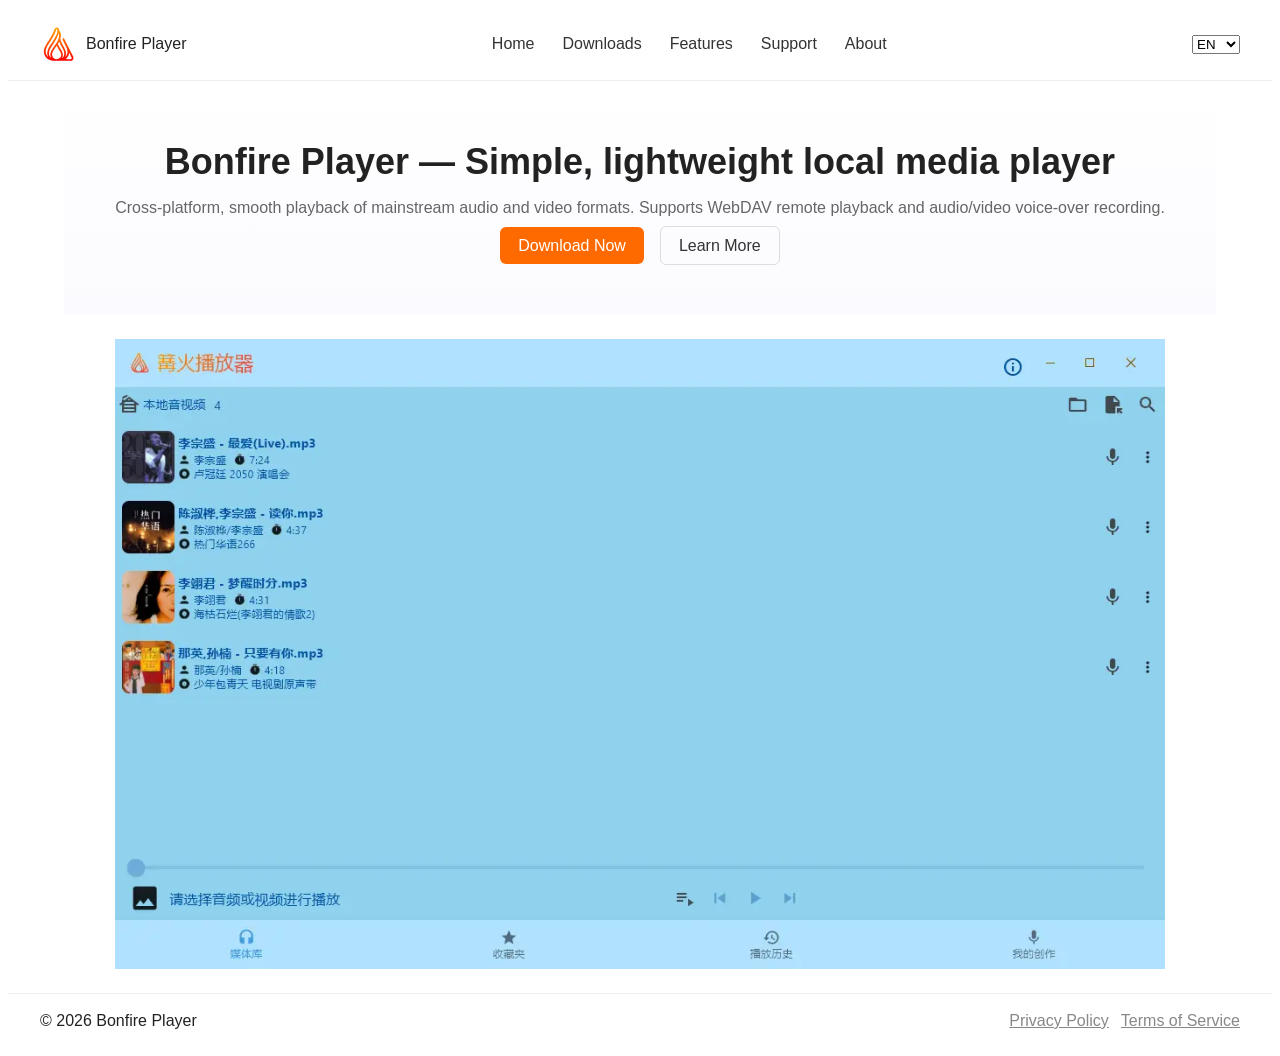
<file: index.html>
<!DOCTYPE html><html><head><meta charset="utf-8"><meta name="viewport" content="width=device-width, initial-scale=1"><style>:root{--container-max:1200px;--container-padding:24px}.site{font-family:Arial,Microsoft Yahei,sans-serif;color:#222;display:flex;flex-direction:column;min-height:100vh}.container{max-width:var(--container-max);margin:0 auto;padding:0 var(--container-padding);box-sizing:border-box}.site-header{border-bottom:1px solid #eee}.header-inner{justify-content:space-between;padding:18px 0}.header-inner,.logo{display:flex;align-items:center}.logo{gap:10px}.logo img{height:36px}.nav{display:flex;gap:12px}.nav a{color:#333;text-decoration:none;padding:6px 8px;border-radius:4px}.nav a:hover{background:#00000008}.lang{font-size:14px;color:#666}main{flex:1}main>*{max-width:var(--container-max);margin:0 auto;padding:0 var(--container-padding);box-sizing:border-box}.hero{padding:60px 0;text-align:center;background:linear-gradient(180deg,#fff,#fbfbff)}.hero h1{font-size:36px;margin:0 0 10px}.hero p{color:#666;margin-bottom:20px}.cta .btn{margin:0 8px;padding:10px 18px;border-radius:6px;text-decoration:none}.btn.primary{background:#ff6a00;color:#fff}.btn.ghost{background:transparent;border:1px solid #ddd;color:#333}.page{padding:40px 80px}.cards{display:flex;flex-wrap:wrap;gap:16px}.card{flex:1 1 200px;border:1px solid #eee;padding:18px;border-radius:8px}.faq,.features,.support{padding-top:24px;border-top:1px solid #f5f5f5}.site-footer{margin-top:auto;border-top:1px solid #eee}.footer-inner{display:flex;justify-content:space-between;align-items:center;padding:18px 0}.links a{margin-left:12px;color:#888}@media(max-width:900px){:root{--container-padding:16px}.header-inner{padding:12px 0}}@media(max-width:700px){.cards{flex-direction:column}}@media(max-width:600px){:root{--container-max:100%;--container-padding:12px}.container{padding:0 var(--container-padding)}.header-inner{flex-direction:column;align-items:flex-start;gap:10px}.logo img{height:30px}.nav{display:flex;flex-wrap:wrap;gap:8px}.nav a{display:inline-block;padding:8px 10px}.hero{padding:40px 0}.hero h1{font-size:28px}.page{padding:20px}.footer-inner{flex-direction:column;align-items:flex-start;gap:8px}.card{flex:1 1 100%}img,video{max-width:100%;height:auto}main>*{padding:0 var(--container-padding)}}</style><style>.site[data-v-a9f905f3]{font-family:Arial,Microsoft Yahei,sans-serif;color:#222;display:flex;flex-direction:column;min-height:100vh}.site-header[data-v-a9f905f3]{justify-content:space-between;padding:20px 40px;border-bottom:1px solid #eee}.logo[data-v-a9f905f3],.site-header[data-v-a9f905f3]{display:flex;align-items:center}.logo[data-v-a9f905f3]{gap:10px}.logo img[data-v-a9f905f3]{height:36px}.nav a[data-v-a9f905f3]{margin:0 12px;color:#333;text-decoration:none}.lang[data-v-a9f905f3]{font-size:14px;color:#666}.hero[data-v-a9f905f3]{padding:60px 40px;text-align:center;background:linear-gradient(180deg,#fff,#fbfbff)}.hero h1[data-v-a9f905f3]{font-size:36px;margin:0 0 10px}.hero p[data-v-a9f905f3]{color:#666;margin-bottom:20px}.cta .btn[data-v-a9f905f3]{margin:0 8px;padding:10px 18px;border-radius:6px;text-decoration:none}.btn.primary[data-v-a9f905f3]{background:#ff6a00;color:#fff}.btn.ghost[data-v-a9f905f3]{background:transparent;border:1px solid #ddd;color:#333}.download[data-v-a9f905f3]{padding:40px}.cards[data-v-a9f905f3]{display:flex;flex-wrap:wrap;gap:16px}.card[data-v-a9f905f3]{flex:1 1 200px;border:1px solid #eee;padding:18px;border-radius:8px}.faq[data-v-a9f905f3],.features[data-v-a9f905f3],.support[data-v-a9f905f3]{padding:40px;border-top:1px solid #f5f5f5}.site-footer[data-v-a9f905f3]{margin-top:auto;padding:20px 40px;border-top:1px solid #eee;display:flex;justify-content:space-between}.links a[data-v-a9f905f3]{margin-left:12px;color:#888}@media(max-width:700px){.cards[data-v-a9f905f3]{flex-direction:column}.nav[data-v-a9f905f3]{display:none}}.preview[data-v-a9f905f3]{display:flex;align-items:center;justify-content:center;padding:24px 12px;overflow:hidden}.preview img[data-v-a9f905f3]{max-width:100%;height:auto;max-height:70vh;-o-object-fit:contain;object-fit:contain;display:block;margin:0 auto}@media(max-width:600px){.preview[data-v-a9f905f3]{padding:16px 10px}.preview img[data-v-a9f905f3]{max-height:65vh}}</style><link rel="preload" as="fetch" crossorigin="anonymous" href="/_payload.json?8d1fd05f-9706-41c8-87a1-f08332f0b930"><link rel="modulepreload" as="script" crossorigin href="/_nuxt/DxCFzqXx.js"><link rel="modulepreload" as="script" crossorigin href="/_nuxt/UYG90HQf.js"><link rel="modulepreload" as="script" crossorigin href="/_nuxt/DlAUqK2U.js"><script type="module" src="/_nuxt/DxCFzqXx.js" crossorigin></script></head><body><div id="__nuxt"><div class="site"><header class="site-header"><div class="container header-inner"><div class="logo"><img src="/logo.svg" alt="Bonfire Player"><span>篝火播放器</span></div><nav class="nav"><a aria-current="page" href="/" class="router-link-active router-link-exact-active">首页</a><a href="/downloads" class="">下载</a><a href="/features" class="">功能介绍</a><a href="/support" class="">帮助与支持</a><a href="/about" class="">关于我们</a></nav><select class="lang-select"><option value="en">EN</option><option value="zh" selected>中文</option></select></div></header><main><div class="container"><div data-v-a9f905f3><section class="hero" data-v-a9f905f3><h1 data-v-a9f905f3>篝火播放器 — 简洁、轻量的本地媒体播放器</h1><p data-v-a9f905f3>跨平台、流畅播放主流音视频格式，支持 WebDAV 远程播放与音视频配音录制。</p><div class="cta" data-v-a9f905f3><a href="/downloads" class="btn primary" data-v-a9f905f3>立即下载</a><a href="/features" class="btn ghost" data-v-a9f905f3>了解更多</a></div></section><section class="preview" data-v-a9f905f3><img src="/assets/img/app-cut.webp" alt="篝火播放器 预览图" data-v-a9f905f3></section></div></div></main><footer class="site-footer"><div class="container footer-inner"><div>© 2026 篝火播放器</div><div class="links"><a href="/privacy" class="">隐私政策</a><a href="/terms" class="">用户协议</a></div></div></footer></div></div><div id="teleports"></div><script>window.__NUXT__={};window.__NUXT__.config={public:{},app:{baseURL:"/",buildId:"8d1fd05f-9706-41c8-87a1-f08332f0b930",buildAssetsDir:"/_nuxt/",cdnURL:""}}</script><script type="application/json" data-nuxt-data="nuxt-app" data-ssr="true" id="__NUXT_DATA__" data-src="/_payload.json?8d1fd05f-9706-41c8-87a1-f08332f0b930">[{"state":1,"once":3,"_errors":4,"serverRendered":6,"path":7,"prerenderedAt":8},["Reactive",2],{},["Set"],["ShallowReactive",5],{},true,"\u002F",1784674411036]</script></body></html>
</file>
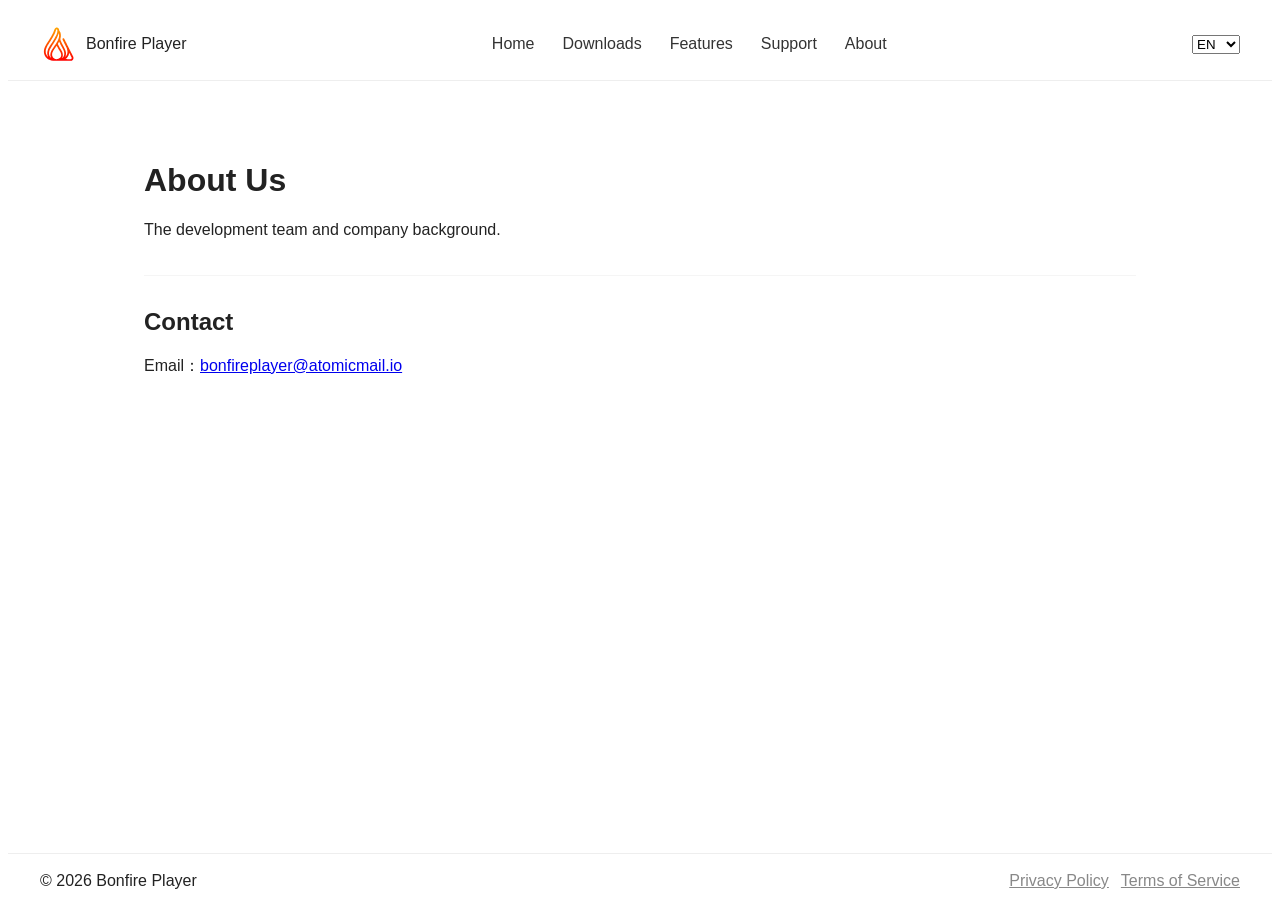
<file: about/index.html>
<!DOCTYPE html><html><head><meta charset="utf-8"><meta name="viewport" content="width=device-width, initial-scale=1"><style>:root{--container-max:1200px;--container-padding:24px}.site{font-family:Arial,Microsoft Yahei,sans-serif;color:#222;display:flex;flex-direction:column;min-height:100vh}.container{max-width:var(--container-max);margin:0 auto;padding:0 var(--container-padding);box-sizing:border-box}.site-header{border-bottom:1px solid #eee}.header-inner{justify-content:space-between;padding:18px 0}.header-inner,.logo{display:flex;align-items:center}.logo{gap:10px}.logo img{height:36px}.nav{display:flex;gap:12px}.nav a{color:#333;text-decoration:none;padding:6px 8px;border-radius:4px}.nav a:hover{background:#00000008}.lang{font-size:14px;color:#666}main{flex:1}main>*{max-width:var(--container-max);margin:0 auto;padding:0 var(--container-padding);box-sizing:border-box}.hero{padding:60px 0;text-align:center;background:linear-gradient(180deg,#fff,#fbfbff)}.hero h1{font-size:36px;margin:0 0 10px}.hero p{color:#666;margin-bottom:20px}.cta .btn{margin:0 8px;padding:10px 18px;border-radius:6px;text-decoration:none}.btn.primary{background:#ff6a00;color:#fff}.btn.ghost{background:transparent;border:1px solid #ddd;color:#333}.page{padding:40px 80px}.cards{display:flex;flex-wrap:wrap;gap:16px}.card{flex:1 1 200px;border:1px solid #eee;padding:18px;border-radius:8px}.faq,.features,.support{padding-top:24px;border-top:1px solid #f5f5f5}.site-footer{margin-top:auto;border-top:1px solid #eee}.footer-inner{display:flex;justify-content:space-between;align-items:center;padding:18px 0}.links a{margin-left:12px;color:#888}@media(max-width:900px){:root{--container-padding:16px}.header-inner{padding:12px 0}}@media(max-width:700px){.cards{flex-direction:column}}@media(max-width:600px){:root{--container-max:100%;--container-padding:12px}.container{padding:0 var(--container-padding)}.header-inner{flex-direction:column;align-items:flex-start;gap:10px}.logo img{height:30px}.nav{display:flex;flex-wrap:wrap;gap:8px}.nav a{display:inline-block;padding:8px 10px}.hero{padding:40px 0}.hero h1{font-size:28px}.page{padding:20px}.footer-inner{flex-direction:column;align-items:flex-start;gap:8px}.card{flex:1 1 100%}img,video{max-width:100%;height:auto}main>*{padding:0 var(--container-padding)}}</style><style>.page-header[data-v-59e2a48b]{padding:20px 0}section[data-v-59e2a48b]{padding:12px 0;border-top:1px solid #f5f5f5}</style><link rel="preload" as="fetch" crossorigin="anonymous" href="/about/_payload.json?8d1fd05f-9706-41c8-87a1-f08332f0b930"><link rel="modulepreload" as="script" crossorigin href="/_nuxt/DxCFzqXx.js"><link rel="modulepreload" as="script" crossorigin href="/_nuxt/arCd8XBD.js"><link rel="modulepreload" as="script" crossorigin href="/_nuxt/DlAUqK2U.js"><script type="module" src="/_nuxt/DxCFzqXx.js" crossorigin></script></head><body><div id="__nuxt"><div class="site"><header class="site-header"><div class="container header-inner"><div class="logo"><img src="/logo.svg" alt="Bonfire Player"><span>篝火播放器</span></div><nav class="nav"><a href="/" class="">首页</a><a href="/downloads" class="">下载</a><a href="/features" class="">功能介绍</a><a href="/support" class="">帮助与支持</a><a aria-current="page" href="/about" class="router-link-active router-link-exact-active">关于我们</a></nav><select class="lang-select"><option value="en">EN</option><option value="zh" selected>中文</option></select></div></header><main><div class="container"><div class="page about" data-v-59e2a48b><header class="page-header" data-v-59e2a48b><h1 data-v-59e2a48b>关于我们</h1><p data-v-59e2a48b>开发团队与公司背景。</p></header><section data-v-59e2a48b><h2 data-v-59e2a48b>联系方式</h2><p data-v-59e2a48b>邮箱：<a href="mailto:bonfireplayer\\@atomicmail.io" data-v-59e2a48b>bonfireplayer@atomicmail.io</a></p></section></div></div></main><footer class="site-footer"><div class="container footer-inner"><div>© 2026 篝火播放器</div><div class="links"><a href="/privacy" class="">隐私政策</a><a href="/terms" class="">用户协议</a></div></div></footer></div></div><div id="teleports"></div><script>window.__NUXT__={};window.__NUXT__.config={public:{},app:{baseURL:"/",buildId:"8d1fd05f-9706-41c8-87a1-f08332f0b930",buildAssetsDir:"/_nuxt/",cdnURL:""}}</script><script type="application/json" data-nuxt-data="nuxt-app" data-ssr="true" id="__NUXT_DATA__" data-src="/about/_payload.json?8d1fd05f-9706-41c8-87a1-f08332f0b930">[{"state":1,"once":3,"_errors":4,"serverRendered":6,"path":7,"prerenderedAt":8},["Reactive",2],{},["Set"],["ShallowReactive",5],{},true,"\u002Fabout",1784674411125]</script></body></html>
</file>
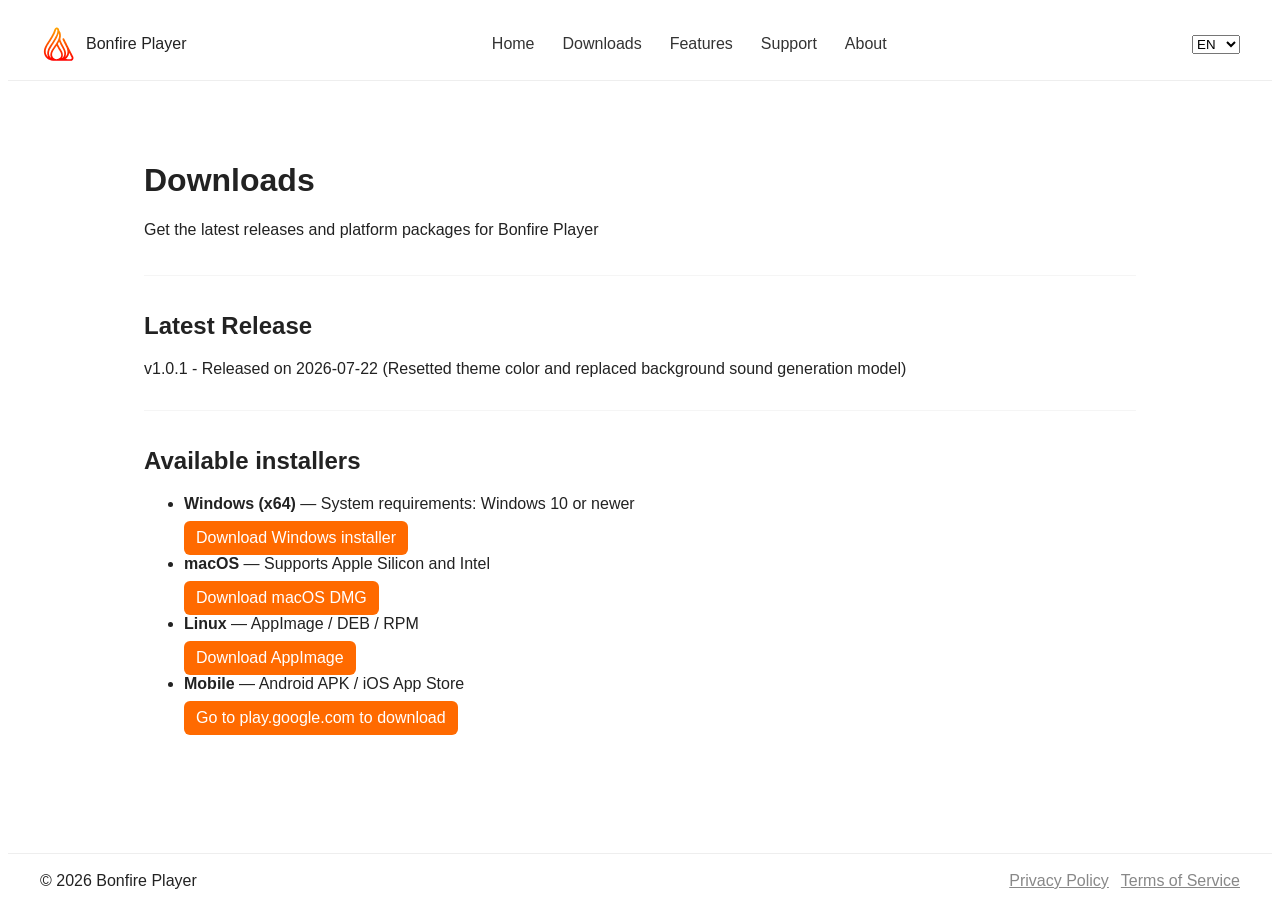
<file: downloads/index.html>
<!DOCTYPE html><html><head><meta charset="utf-8"><meta name="viewport" content="width=device-width, initial-scale=1"><style>:root{--container-max:1200px;--container-padding:24px}.site{font-family:Arial,Microsoft Yahei,sans-serif;color:#222;display:flex;flex-direction:column;min-height:100vh}.container{max-width:var(--container-max);margin:0 auto;padding:0 var(--container-padding);box-sizing:border-box}.site-header{border-bottom:1px solid #eee}.header-inner{justify-content:space-between;padding:18px 0}.header-inner,.logo{display:flex;align-items:center}.logo{gap:10px}.logo img{height:36px}.nav{display:flex;gap:12px}.nav a{color:#333;text-decoration:none;padding:6px 8px;border-radius:4px}.nav a:hover{background:#00000008}.lang{font-size:14px;color:#666}main{flex:1}main>*{max-width:var(--container-max);margin:0 auto;padding:0 var(--container-padding);box-sizing:border-box}.hero{padding:60px 0;text-align:center;background:linear-gradient(180deg,#fff,#fbfbff)}.hero h1{font-size:36px;margin:0 0 10px}.hero p{color:#666;margin-bottom:20px}.cta .btn{margin:0 8px;padding:10px 18px;border-radius:6px;text-decoration:none}.btn.primary{background:#ff6a00;color:#fff}.btn.ghost{background:transparent;border:1px solid #ddd;color:#333}.page{padding:40px 80px}.cards{display:flex;flex-wrap:wrap;gap:16px}.card{flex:1 1 200px;border:1px solid #eee;padding:18px;border-radius:8px}.faq,.features,.support{padding-top:24px;border-top:1px solid #f5f5f5}.site-footer{margin-top:auto;border-top:1px solid #eee}.footer-inner{display:flex;justify-content:space-between;align-items:center;padding:18px 0}.links a{margin-left:12px;color:#888}@media(max-width:900px){:root{--container-padding:16px}.header-inner{padding:12px 0}}@media(max-width:700px){.cards{flex-direction:column}}@media(max-width:600px){:root{--container-max:100%;--container-padding:12px}.container{padding:0 var(--container-padding)}.header-inner{flex-direction:column;align-items:flex-start;gap:10px}.logo img{height:30px}.nav{display:flex;flex-wrap:wrap;gap:8px}.nav a{display:inline-block;padding:8px 10px}.hero{padding:40px 0}.hero h1{font-size:28px}.page{padding:20px}.footer-inner{flex-direction:column;align-items:flex-start;gap:8px}.card{flex:1 1 100%}img,video{max-width:100%;height:auto}main>*{padding:0 var(--container-padding)}}</style><style>.page-header[data-v-a2f80d20]{padding:20px 0}.notes[data-v-a2f80d20],.platforms[data-v-a2f80d20],.versions[data-v-a2f80d20]{padding:16px 0;border-top:1px solid #f5f5f5}.btn[data-v-a2f80d20]{display:inline-block;margin-top:8px;padding:8px 12px;background:#ff6a00;color:#fff;border-radius:6px;text-decoration:none}</style><link rel="preload" as="fetch" crossorigin="anonymous" href="/downloads/_payload.json?8d1fd05f-9706-41c8-87a1-f08332f0b930"><link rel="modulepreload" as="script" crossorigin href="/_nuxt/DxCFzqXx.js"><link rel="modulepreload" as="script" crossorigin href="/_nuxt/SexrzTcn.js"><link rel="modulepreload" as="script" crossorigin href="/_nuxt/DlAUqK2U.js"><script type="module" src="/_nuxt/DxCFzqXx.js" crossorigin></script></head><body><div id="__nuxt"><div class="site"><header class="site-header"><div class="container header-inner"><div class="logo"><img src="/logo.svg" alt="Bonfire Player"><span>篝火播放器</span></div><nav class="nav"><a href="/" class="">首页</a><a aria-current="page" href="/downloads" class="router-link-active router-link-exact-active">下载</a><a href="/features" class="">功能介绍</a><a href="/support" class="">帮助与支持</a><a href="/about" class="">关于我们</a></nav><select class="lang-select"><option value="en">EN</option><option value="zh" selected>中文</option></select></div></header><main><div class="container"><div class="page downloads" data-v-a2f80d20><header class="page-header" data-v-a2f80d20><h1 data-v-a2f80d20>下载</h1><p data-v-a2f80d20>获取篝火播放器的最新版本与平台包</p></header><section class="versions" data-v-a2f80d20><h2 data-v-a2f80d20>最新版本</h2><p data-v-a2f80d20>v1.0.1 — 发布于 2026-07-22（重设主题色和更换背景音生成模型）</p></section><section class="platforms" data-v-a2f80d20><h2 data-v-a2f80d20>可下载的安装包</h2><ul data-v-a2f80d20><li data-v-a2f80d20><strong data-v-a2f80d20>Windows (x64)</strong> — 系统要求：Windows 10 或更高 <div data-v-a2f80d20><a class="btn" href="https://github.com/bonfireplayer/bonfireplayer.github.io/releases/download/v1.0.1/BonfirePlayer-x86_64-v1.0.1.exe" data-v-a2f80d20>下载 Windows 安装程序</a></div></li><li data-v-a2f80d20><strong data-v-a2f80d20>macOS</strong> — 支持 Apple Silicon 与 Intel <div data-v-a2f80d20><a class="btn" data-v-a2f80d20>下载 macOS DMG</a></div></li><li data-v-a2f80d20><strong data-v-a2f80d20>Linux</strong> — AppImage / DEB / RPM <div data-v-a2f80d20><a class="btn" data-v-a2f80d20>下载 AppImage</a></div></li><li data-v-a2f80d20><strong data-v-a2f80d20>移动</strong> — Android APK / iOS App Store <div data-v-a2f80d20><a class="btn" href="https://play.google.com/store/apps/details?id=com.calamus.bonfire_player" target="_blank" rel="noopener noreferrer" data-v-a2f80d20>前往 play.google.com 下载</a></div></li></ul></section></div></div></main><footer class="site-footer"><div class="container footer-inner"><div>© 2026 篝火播放器</div><div class="links"><a href="/privacy" class="">隐私政策</a><a href="/terms" class="">用户协议</a></div></div></footer></div></div><div id="teleports"></div><script>window.__NUXT__={};window.__NUXT__.config={public:{},app:{baseURL:"/",buildId:"8d1fd05f-9706-41c8-87a1-f08332f0b930",buildAssetsDir:"/_nuxt/",cdnURL:""}}</script><script type="application/json" data-nuxt-data="nuxt-app" data-ssr="true" id="__NUXT_DATA__" data-src="/downloads/_payload.json?8d1fd05f-9706-41c8-87a1-f08332f0b930">[{"state":1,"once":3,"_errors":4,"serverRendered":6,"path":7,"prerenderedAt":8},["Reactive",2],{},["Set"],["ShallowReactive",5],{},true,"\u002Fdownloads",1784674411124]</script></body></html>
</file>
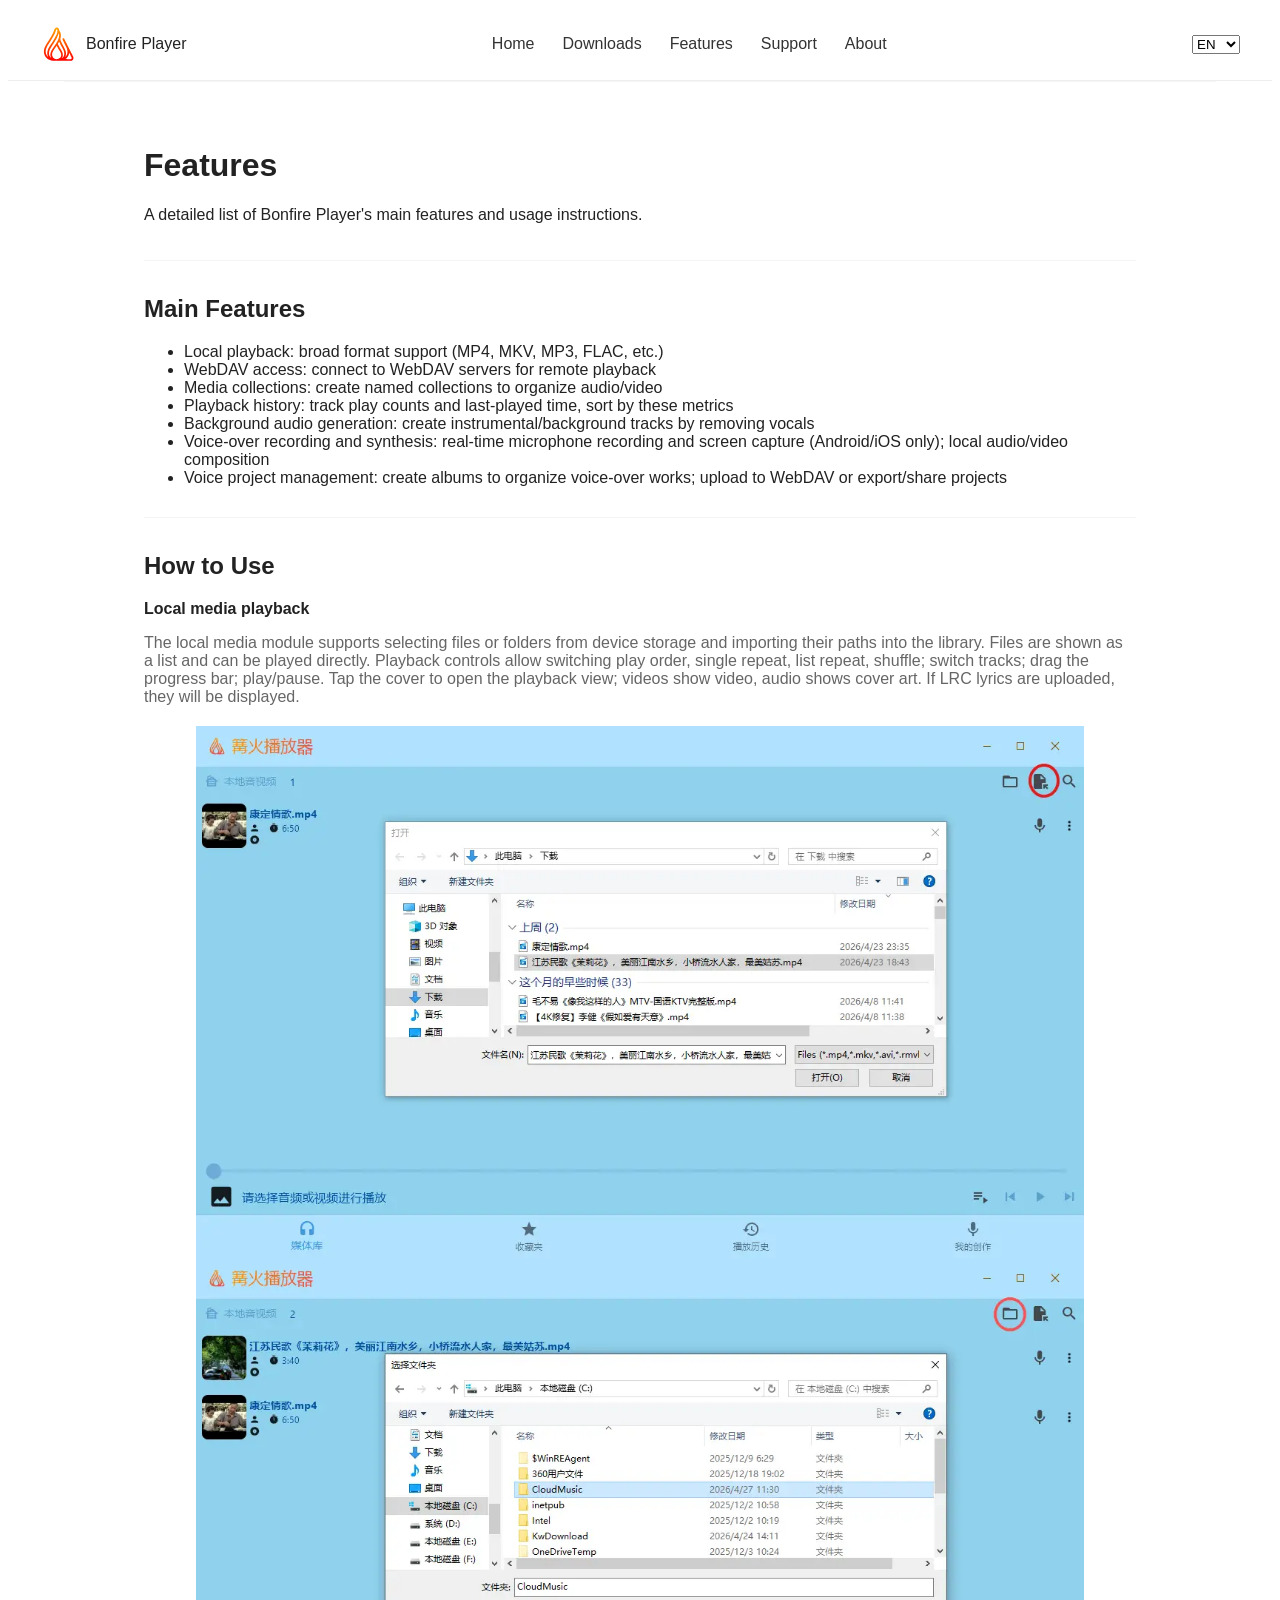
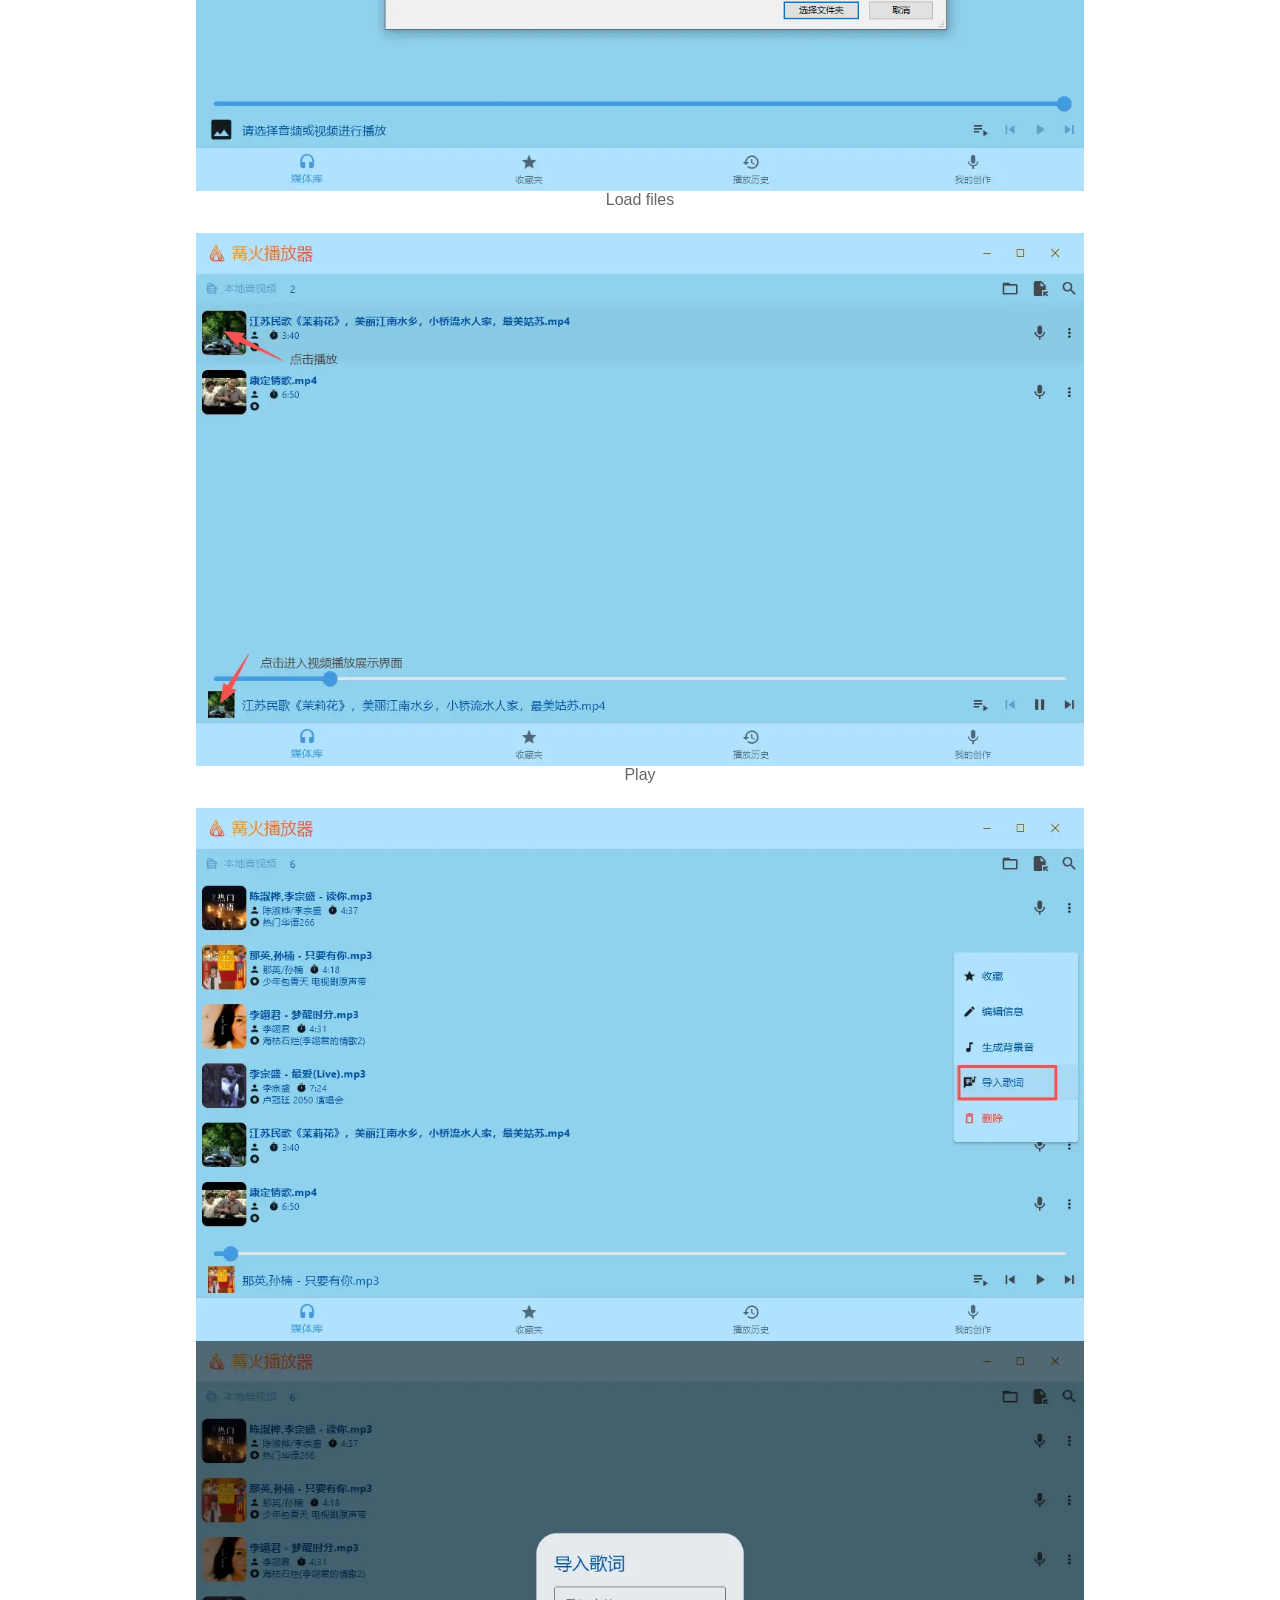
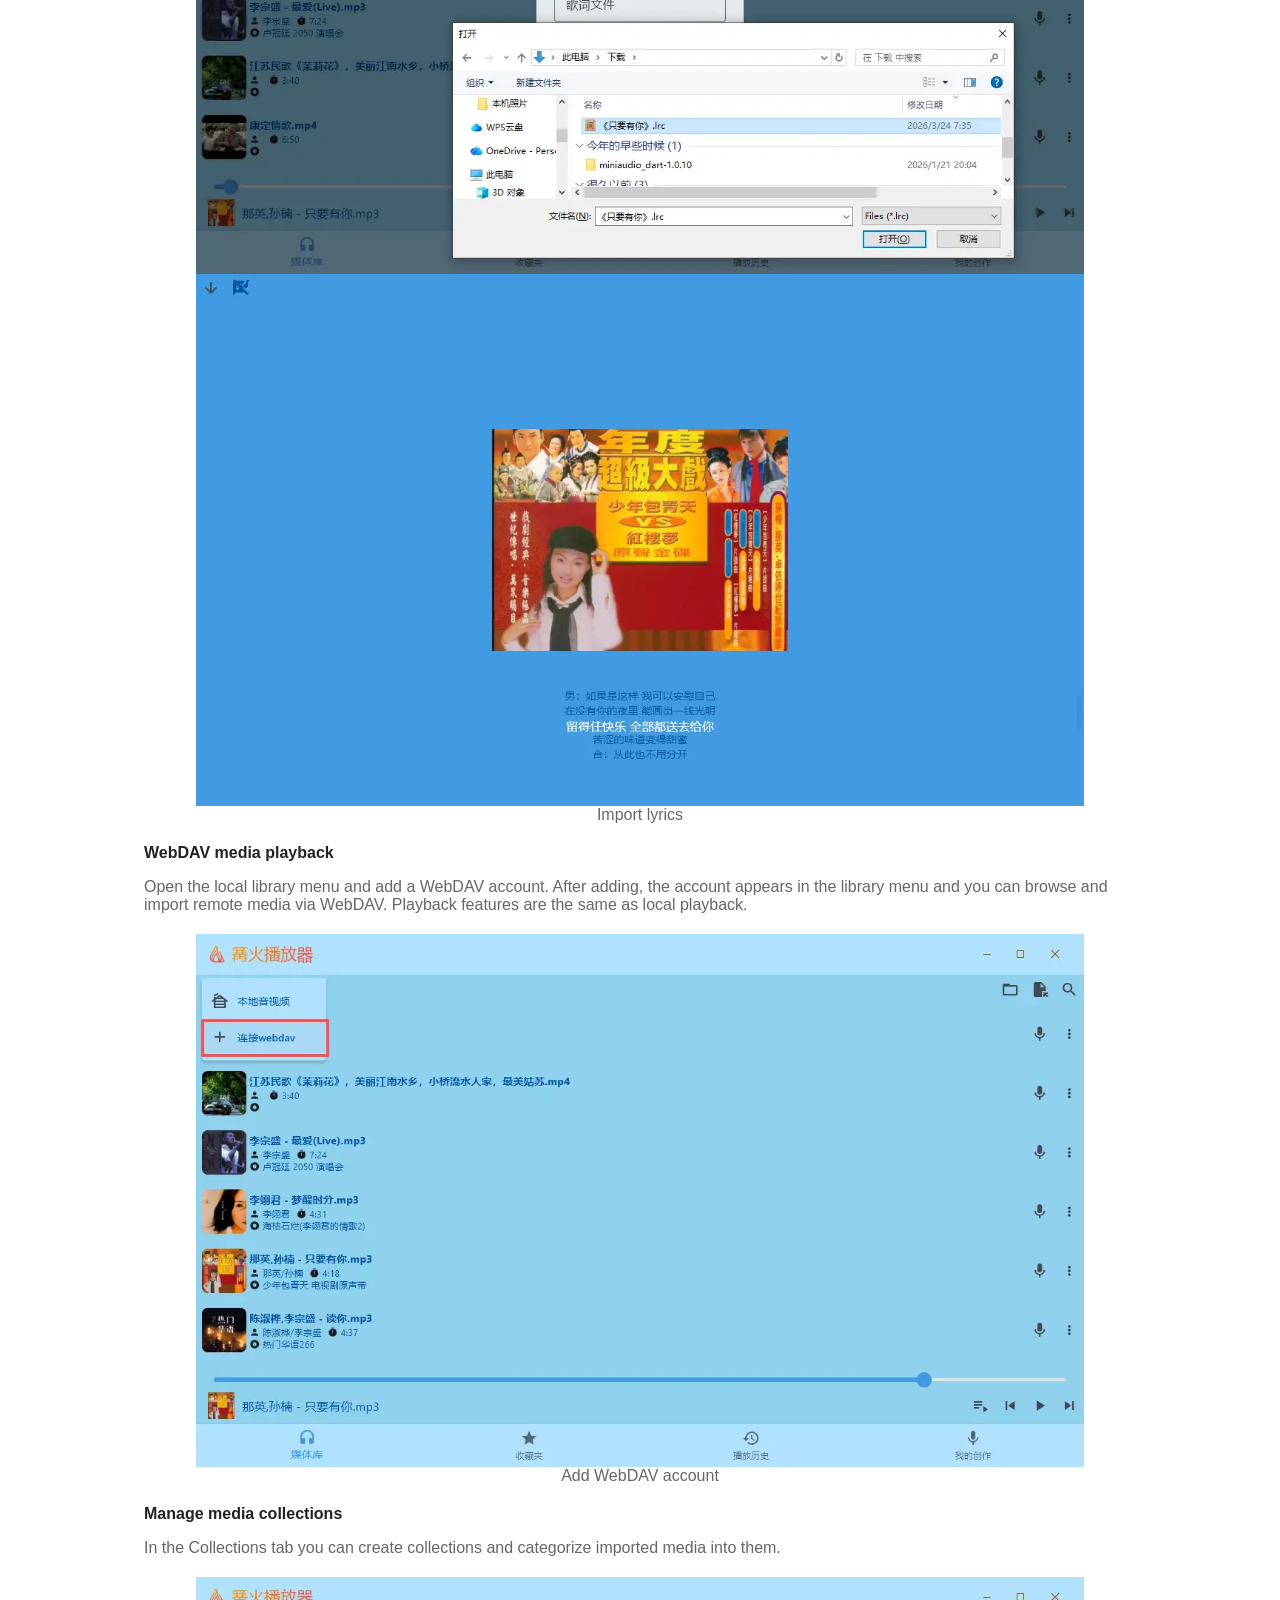
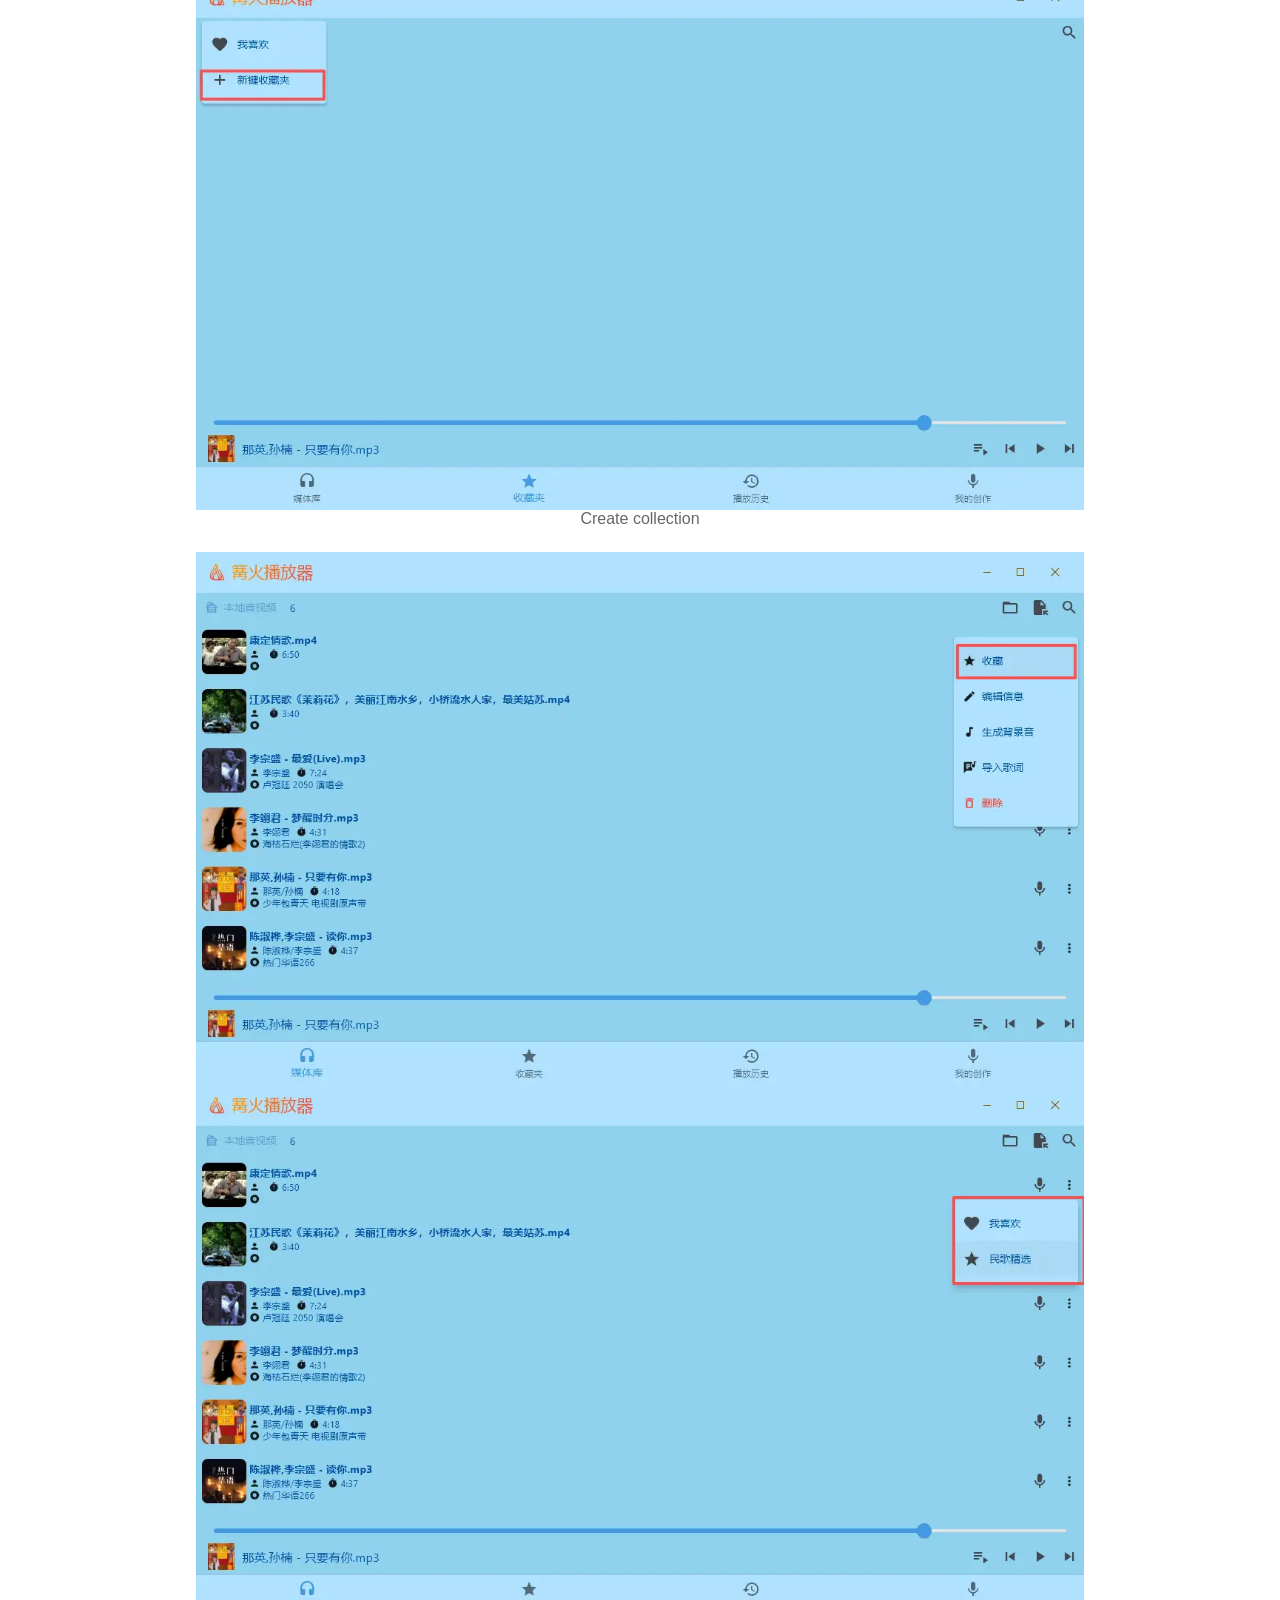
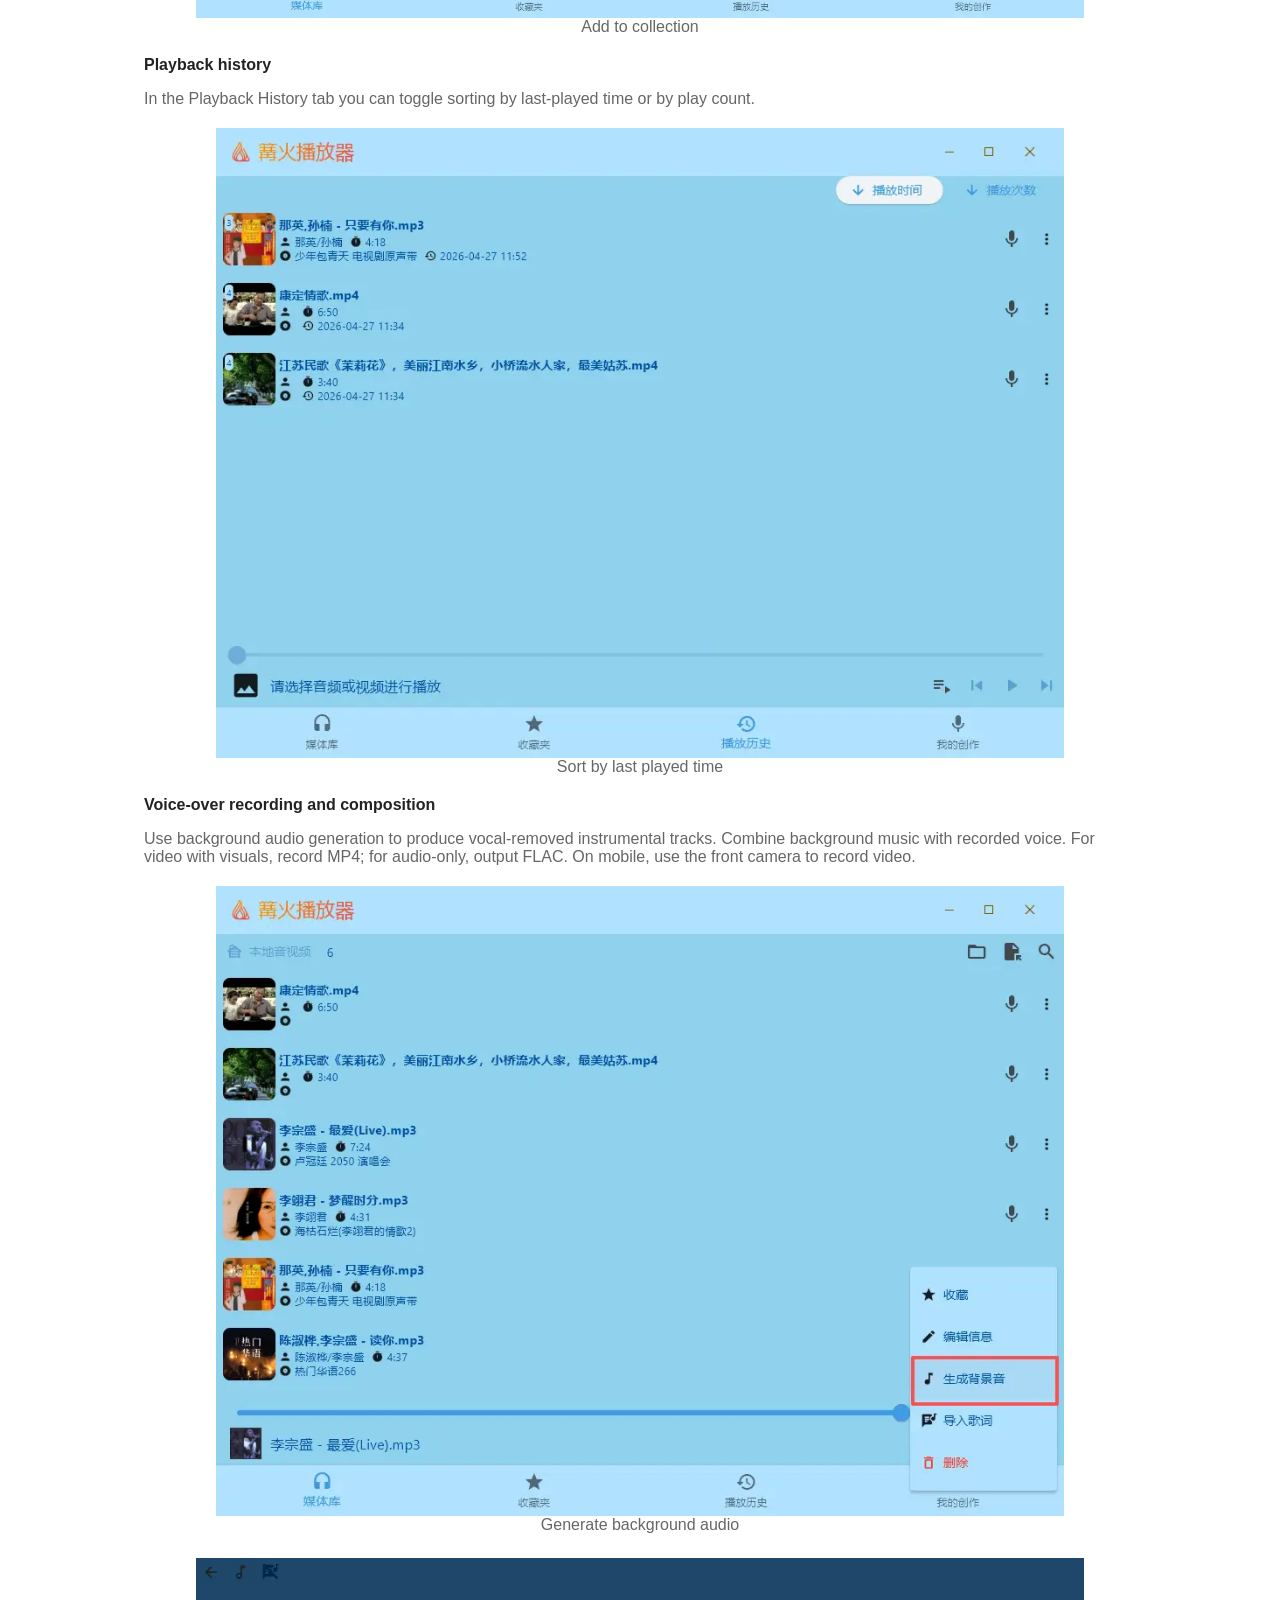
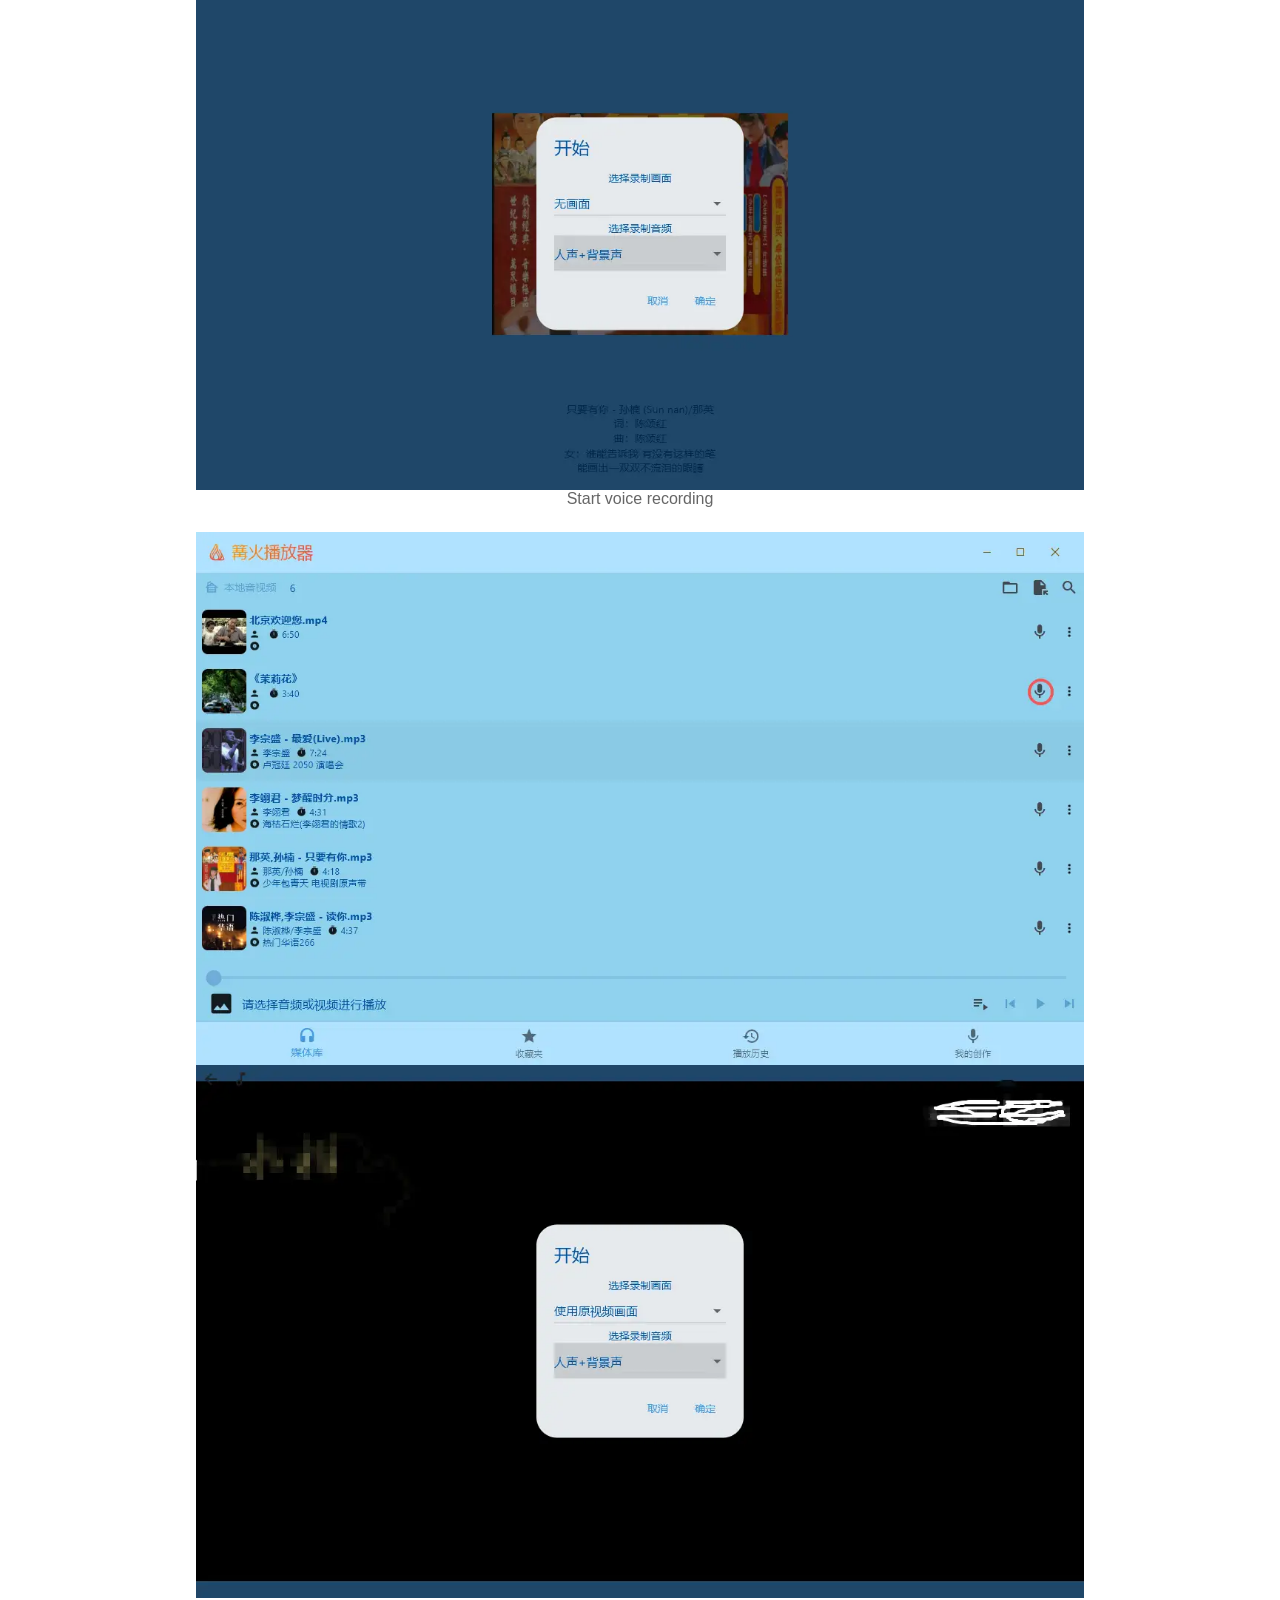
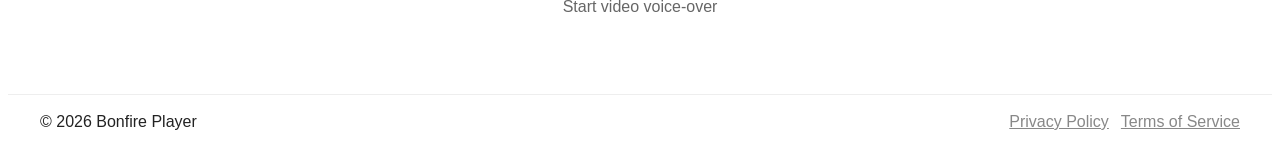
<file: features/index.html>
<!DOCTYPE html><html><head><meta charset="utf-8"><meta name="viewport" content="width=device-width, initial-scale=1"><style>:root{--container-max:1200px;--container-padding:24px}.site{font-family:Arial,Microsoft Yahei,sans-serif;color:#222;display:flex;flex-direction:column;min-height:100vh}.container{max-width:var(--container-max);margin:0 auto;padding:0 var(--container-padding);box-sizing:border-box}.site-header{border-bottom:1px solid #eee}.header-inner{justify-content:space-between;padding:18px 0}.header-inner,.logo{display:flex;align-items:center}.logo{gap:10px}.logo img{height:36px}.nav{display:flex;gap:12px}.nav a{color:#333;text-decoration:none;padding:6px 8px;border-radius:4px}.nav a:hover{background:#00000008}.lang{font-size:14px;color:#666}main{flex:1}main>*{max-width:var(--container-max);margin:0 auto;padding:0 var(--container-padding);box-sizing:border-box}.hero{padding:60px 0;text-align:center;background:linear-gradient(180deg,#fff,#fbfbff)}.hero h1{font-size:36px;margin:0 0 10px}.hero p{color:#666;margin-bottom:20px}.cta .btn{margin:0 8px;padding:10px 18px;border-radius:6px;text-decoration:none}.btn.primary{background:#ff6a00;color:#fff}.btn.ghost{background:transparent;border:1px solid #ddd;color:#333}.page{padding:40px 80px}.cards{display:flex;flex-wrap:wrap;gap:16px}.card{flex:1 1 200px;border:1px solid #eee;padding:18px;border-radius:8px}.faq,.features,.support{padding-top:24px;border-top:1px solid #f5f5f5}.site-footer{margin-top:auto;border-top:1px solid #eee}.footer-inner{display:flex;justify-content:space-between;align-items:center;padding:18px 0}.links a{margin-left:12px;color:#888}@media(max-width:900px){:root{--container-padding:16px}.header-inner{padding:12px 0}}@media(max-width:700px){.cards{flex-direction:column}}@media(max-width:600px){:root{--container-max:100%;--container-padding:12px}.container{padding:0 var(--container-padding)}.header-inner{flex-direction:column;align-items:flex-start;gap:10px}.logo img{height:30px}.nav{display:flex;flex-wrap:wrap;gap:8px}.nav a{display:inline-block;padding:8px 10px}.hero{padding:40px 0}.hero h1{font-size:28px}.page{padding:20px}.footer-inner{flex-direction:column;align-items:flex-start;gap:8px}.card{flex:1 1 100%}img,video{max-width:100%;height:auto}main>*{padding:0 var(--container-padding)}}</style><style>.page-header[data-v-4ba2943d]{padding:20px 0}section[data-v-4ba2943d]{padding:14px 0;border-top:1px solid #f5f5f5}dl[data-v-4ba2943d]{margin:20px 0;padding-left:0}dt[data-v-4ba2943d]{font-weight:700;margin:16px 0 4px}dd[data-v-4ba2943d]{margin:0 0 12px;color:#666}figure[data-v-4ba2943d]{display:flex;align-items:center;justify-content:center;flex-direction:column;padding:4px 12px;overflow:hidden}figure img[data-v-4ba2943d]{max-width:100%;height:auto;max-height:70vh;-o-object-fit:contain;object-fit:contain;display:block;margin:0 auto}</style><link rel="preload" as="fetch" crossorigin="anonymous" href="/features/_payload.json?8d1fd05f-9706-41c8-87a1-f08332f0b930"><link rel="modulepreload" as="script" crossorigin href="/_nuxt/DxCFzqXx.js"><link rel="modulepreload" as="script" crossorigin href="/_nuxt/wD_dae_4.js"><link rel="modulepreload" as="script" crossorigin href="/_nuxt/DlAUqK2U.js"><script type="module" src="/_nuxt/DxCFzqXx.js" crossorigin></script></head><body><div id="__nuxt"><div class="site"><header class="site-header"><div class="container header-inner"><div class="logo"><img src="/logo.svg" alt="Bonfire Player"><span>篝火播放器</span></div><nav class="nav"><a href="/" class="">首页</a><a href="/downloads" class="">下载</a><a aria-current="page" href="/features" class="router-link-active router-link-exact-active">功能介绍</a><a href="/support" class="">帮助与支持</a><a href="/about" class="">关于我们</a></nav><select class="lang-select"><option value="en">EN</option><option value="zh" selected>中文</option></select></div></header><main><div class="container"><div class="page features" data-v-4ba2943d><header class="page-header" data-v-4ba2943d><h1 data-v-4ba2943d>功能介绍</h1><p data-v-4ba2943d>详细列出篝火播放器的主要功能与使用方法。</p></header><section data-v-4ba2943d><h2 data-v-4ba2943d>主要特点</h2><ul data-v-4ba2943d><li data-v-4ba2943d>本地播放：广泛的音视频格式支持（MP4, MKV, MP3, FLAC 等）</li><li data-v-4ba2943d>WebDav访问： 连接WebDav服务器，远程播放</li><li data-v-4ba2943d>音视频收藏：建立不同的收藏夹名称，对音视频进行分类管理</li><li data-v-4ba2943d>播放历史：统计播放次数，记录最近播放时间，依据这两项进行排序</li><li data-v-4ba2943d>生成背景音：带人声的音频或视频，生成剔除人声的背景音音频，用于合成音频或视频</li><li data-v-4ba2943d>配音录制合成：实时麦克风录音，实时画面捕获(仅Android和IOS端支持),本地合成音频或视频</li><li data-v-4ba2943d>配音作品管理：建立不同的专辑名，对作品进行管理，可以上传至WebDAV服务器，可以将作品进行分享导出</li></ul></section><section data-v-4ba2943d><h2 data-v-4ba2943d>如何使用</h2><dl data-v-4ba2943d><dt data-v-4ba2943d>本地音视频播放</dt><dd data-v-4ba2943d><p class="featureDesc" data-v-4ba2943d>本地音视频播放模块支持从设备存储中选择文件或文件夹，即将音视频文件路径信息存入，以列表的形式显示。点击可以直接进行播放，下方的播放控制模块，可以切换顺序播放，单循环，列表循环，随机播放；上下播放文件切换；进度条拖动；播放，暂停；点击封面图，向上弹出播放界面，如果是视频，显示视频画面，非视频显示封面图，如果有上传lrc,会显示lrc歌词。</p><figure data-v-4ba2943d><img src="/assets/img/feature1-1.1.webp" alt="载入文件" data-v-4ba2943d><img src="/assets/img/feature1-1.2.webp" alt="载入文件" data-v-4ba2943d><figcaption data-v-4ba2943d>载入文件</figcaption></figure><figure data-v-4ba2943d><img src="/assets/img/feature1-2.1.webp" alt="播放" data-v-4ba2943d><figcaption data-v-4ba2943d>播放</figcaption></figure><figure data-v-4ba2943d><img src="/assets/img/feature1-3.1.webp" alt="导入歌词" data-v-4ba2943d><img src="/assets/img/feature1-3.2.webp" alt="导入歌词" data-v-4ba2943d><img src="/assets/img/feature1-3.3.webp" alt="导入歌词" data-v-4ba2943d><figcaption data-v-4ba2943d>导入歌词</figcaption></figure></dd><dt data-v-4ba2943d>WebDAV音视频播放</dt><dd data-v-4ba2943d><p class="featureDesc" data-v-4ba2943d>点击本地库弹出菜单，选择添加WebDAV账号，弹出窗口添加WebDAV账号。账号添加成功后，再次点击本地库，弹出菜单，将会看到刚才添加的账号，选中账号，将切换到该账号导入的音视频列表。可以通过WebDAV导入音视频信息。其他音视频播放功能，同上本地音视频播放。</p><figure data-v-4ba2943d><img src="/assets/img/feature2-1.1.webp" alt="添加WebDAV账号" data-v-4ba2943d><figcaption data-v-4ba2943d>添加WebDAV账号</figcaption></figure></dd><dt data-v-4ba2943d>音视频进行收藏管理</dt><dd data-v-4ba2943d><p class="featureDesc" data-v-4ba2943d>进入收藏夹标签页，可以创建收藏夹，将媒体库中导入的音视频按收藏夹进行归类管理。</p><figure data-v-4ba2943d><img src="/assets/img/feature3-1.1.webp" alt="创建收藏夹" data-v-4ba2943d><figcaption data-v-4ba2943d>创建收藏夹</figcaption></figure><figure data-v-4ba2943d><img src="/assets/img/feature3-2.1.webp" alt="加入收藏夹" data-v-4ba2943d><img src="/assets/img/feature3-2.2.webp" alt="加入收藏夹" data-v-4ba2943d><figcaption data-v-4ba2943d>加入收藏夹</figcaption></figure></dd><dt data-v-4ba2943d>播放历史</dt><dd data-v-4ba2943d><p class="featureDesc" data-v-4ba2943d>进入播放历史标签页，可以看到两个按钮，用来切换历史播放音视频的列表顺序。按最近播放时间倒序或者按播放次数倒序。</p><figure data-v-4ba2943d><img src="/assets/img/feature4-1.1.webp" alt="按最近播放时间排序" data-v-4ba2943d><figcaption data-v-4ba2943d>按最近播放时间排序</figcaption></figure></dd><dt data-v-4ba2943d>配音录制合成</dt><dd data-v-4ba2943d><p class="featureDesc" data-v-4ba2943d>通过生成背景音功能，可以在后台生成去人声的背景音音频。可以结合背景与录制的人声进行合成。如果有画面的视频，可以使用原视频画面录制MP4,如果无画面，合成的是flac格式的音频。在手机端可以通过前置摄像头录制MP4画面。</p><figure data-v-4ba2943d><img src="/assets/img/feature5-1.1.webp" alt="生成背景音" data-v-4ba2943d><figcaption data-v-4ba2943d>生成背景音</figcaption></figure><figure data-v-4ba2943d><img src="/assets/img/feature5-2.1.webp" alt="开始音频配音" data-v-4ba2943d><figcaption data-v-4ba2943d>开始音频配音</figcaption></figure><figure data-v-4ba2943d><img src="/assets/img/feature5-3.1.webp" alt="开始视频配音" data-v-4ba2943d><img src="/assets/img/feature5-3.2.webp" alt="开始视频配音" data-v-4ba2943d><figcaption data-v-4ba2943d>开始视频配音</figcaption></figure></dd></dl></section></div></div></main><footer class="site-footer"><div class="container footer-inner"><div>© 2026 篝火播放器</div><div class="links"><a href="/privacy" class="">隐私政策</a><a href="/terms" class="">用户协议</a></div></div></footer></div></div><div id="teleports"></div><script>window.__NUXT__={};window.__NUXT__.config={public:{},app:{baseURL:"/",buildId:"8d1fd05f-9706-41c8-87a1-f08332f0b930",buildAssetsDir:"/_nuxt/",cdnURL:""}}</script><script type="application/json" data-nuxt-data="nuxt-app" data-ssr="true" id="__NUXT_DATA__" data-src="/features/_payload.json?8d1fd05f-9706-41c8-87a1-f08332f0b930">[{"state":1,"once":3,"_errors":4,"serverRendered":6,"path":7,"prerenderedAt":8},["Reactive",2],{},["Set"],["ShallowReactive",5],{},true,"\u002Ffeatures",1784674411124]</script></body></html>
</file>
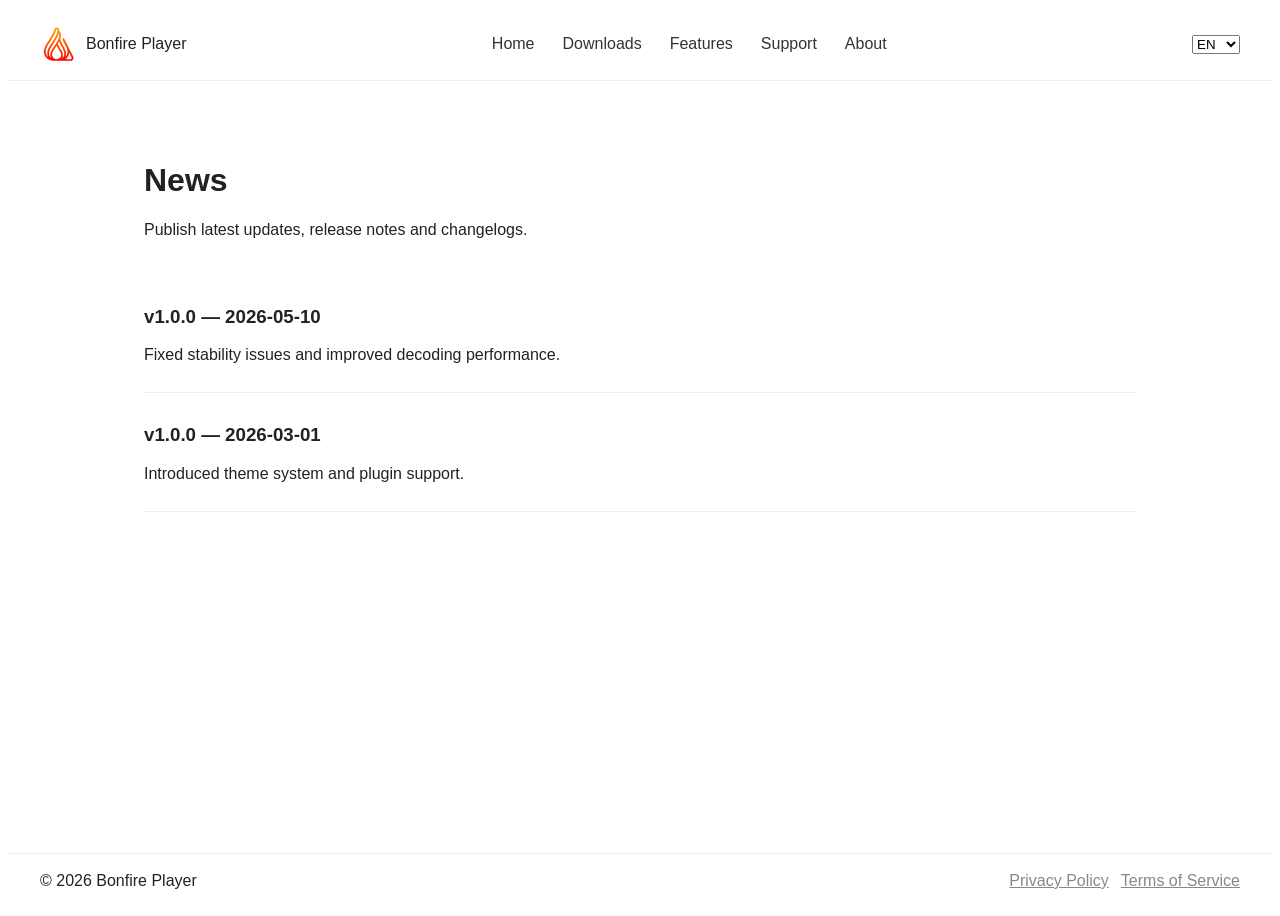
<file: news/index.html>
<!DOCTYPE html><html><head><meta charset="utf-8"><meta name="viewport" content="width=device-width, initial-scale=1"><style>:root{--container-max:1200px;--container-padding:24px}.site{font-family:Arial,Microsoft Yahei,sans-serif;color:#222;display:flex;flex-direction:column;min-height:100vh}.container{max-width:var(--container-max);margin:0 auto;padding:0 var(--container-padding);box-sizing:border-box}.site-header{border-bottom:1px solid #eee}.header-inner{justify-content:space-between;padding:18px 0}.header-inner,.logo{display:flex;align-items:center}.logo{gap:10px}.logo img{height:36px}.nav{display:flex;gap:12px}.nav a{color:#333;text-decoration:none;padding:6px 8px;border-radius:4px}.nav a:hover{background:#00000008}.lang{font-size:14px;color:#666}main{flex:1}main>*{max-width:var(--container-max);margin:0 auto;padding:0 var(--container-padding);box-sizing:border-box}.hero{padding:60px 0;text-align:center;background:linear-gradient(180deg,#fff,#fbfbff)}.hero h1{font-size:36px;margin:0 0 10px}.hero p{color:#666;margin-bottom:20px}.cta .btn{margin:0 8px;padding:10px 18px;border-radius:6px;text-decoration:none}.btn.primary{background:#ff6a00;color:#fff}.btn.ghost{background:transparent;border:1px solid #ddd;color:#333}.page{padding:40px 80px}.cards{display:flex;flex-wrap:wrap;gap:16px}.card{flex:1 1 200px;border:1px solid #eee;padding:18px;border-radius:8px}.faq,.features,.support{padding-top:24px;border-top:1px solid #f5f5f5}.site-footer{margin-top:auto;border-top:1px solid #eee}.footer-inner{display:flex;justify-content:space-between;align-items:center;padding:18px 0}.links a{margin-left:12px;color:#888}@media(max-width:900px){:root{--container-padding:16px}.header-inner{padding:12px 0}}@media(max-width:700px){.cards{flex-direction:column}}@media(max-width:600px){:root{--container-max:100%;--container-padding:12px}.container{padding:0 var(--container-padding)}.header-inner{flex-direction:column;align-items:flex-start;gap:10px}.logo img{height:30px}.nav{display:flex;flex-wrap:wrap;gap:8px}.nav a{display:inline-block;padding:8px 10px}.hero{padding:40px 0}.hero h1{font-size:28px}.page{padding:20px}.footer-inner{flex-direction:column;align-items:flex-start;gap:8px}.card{flex:1 1 100%}img,video{max-width:100%;height:auto}main>*{padding:0 var(--container-padding)}}</style><style>.page-header[data-v-01a6ed02]{padding:20px 0}.releases article[data-v-01a6ed02]{padding:12px 0;border-bottom:1px solid #eee}</style><link rel="preload" as="fetch" crossorigin="anonymous" href="/news/_payload.json?8d1fd05f-9706-41c8-87a1-f08332f0b930"><link rel="modulepreload" as="script" crossorigin href="/_nuxt/DxCFzqXx.js"><link rel="modulepreload" as="script" crossorigin href="/_nuxt/B_Cvy0KO.js"><link rel="modulepreload" as="script" crossorigin href="/_nuxt/DlAUqK2U.js"><script type="module" src="/_nuxt/DxCFzqXx.js" crossorigin></script></head><body><div id="__nuxt"><div class="site"><header class="site-header"><div class="container header-inner"><div class="logo"><img src="/logo.svg" alt="Bonfire Player"><span>篝火播放器</span></div><nav class="nav"><a href="/" class="">首页</a><a href="/downloads" class="">下载</a><a href="/features" class="">功能介绍</a><a href="/support" class="">帮助与支持</a><a href="/about" class="">关于我们</a></nav><select class="lang-select"><option value="en">EN</option><option value="zh" selected>中文</option></select></div></header><main><div class="container"><div class="page news" data-v-01a6ed02><header class="page-header" data-v-01a6ed02><h1 data-v-01a6ed02>新闻</h1><p data-v-01a6ed02>发布最新动态、版本说明与更新日志。</p></header><section class="releases" data-v-01a6ed02><article data-v-01a6ed02><h3 data-v-01a6ed02>v1.0.0 — 2026-05-20</h3><p data-v-01a6ed02>修复稳定性问题并提升解码性能。</p></article><article data-v-01a6ed02><h3 data-v-01a6ed02>v1.0.0 — 2026-03-01</h3><p data-v-01a6ed02>引入主题系统与插件支持。</p></article></section></div></div></main><footer class="site-footer"><div class="container footer-inner"><div>© 2026 篝火播放器</div><div class="links"><a href="/privacy" class="">隐私政策</a><a href="/terms" class="">用户协议</a></div></div></footer></div></div><div id="teleports"></div><script>window.__NUXT__={};window.__NUXT__.config={public:{},app:{baseURL:"/",buildId:"8d1fd05f-9706-41c8-87a1-f08332f0b930",buildAssetsDir:"/_nuxt/",cdnURL:""}}</script><script type="application/json" data-nuxt-data="nuxt-app" data-ssr="true" id="__NUXT_DATA__" data-src="/news/_payload.json?8d1fd05f-9706-41c8-87a1-f08332f0b930">[{"state":1,"once":3,"_errors":4,"serverRendered":6,"path":7,"prerenderedAt":8},["Reactive",2],{},["Set"],["ShallowReactive",5],{},true,"\u002Fnews",1784674411127]</script></body></html>
</file>
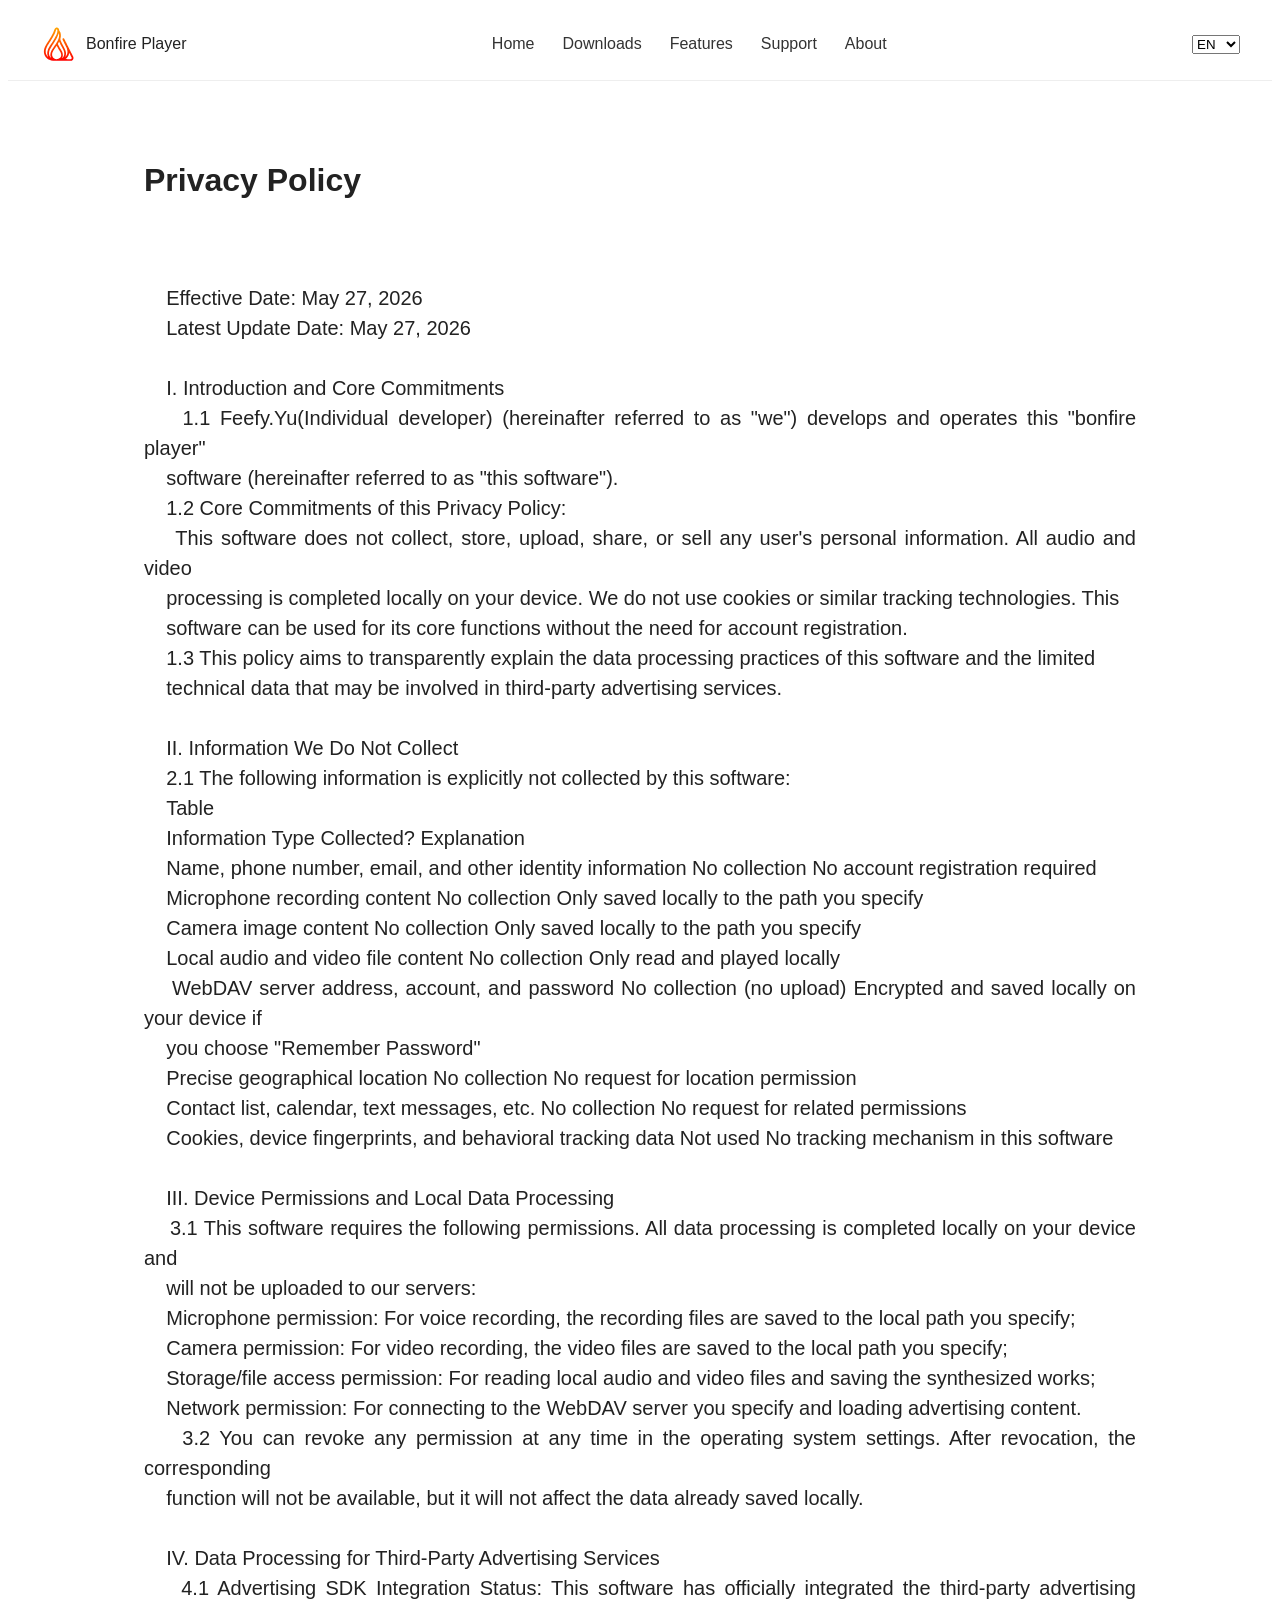
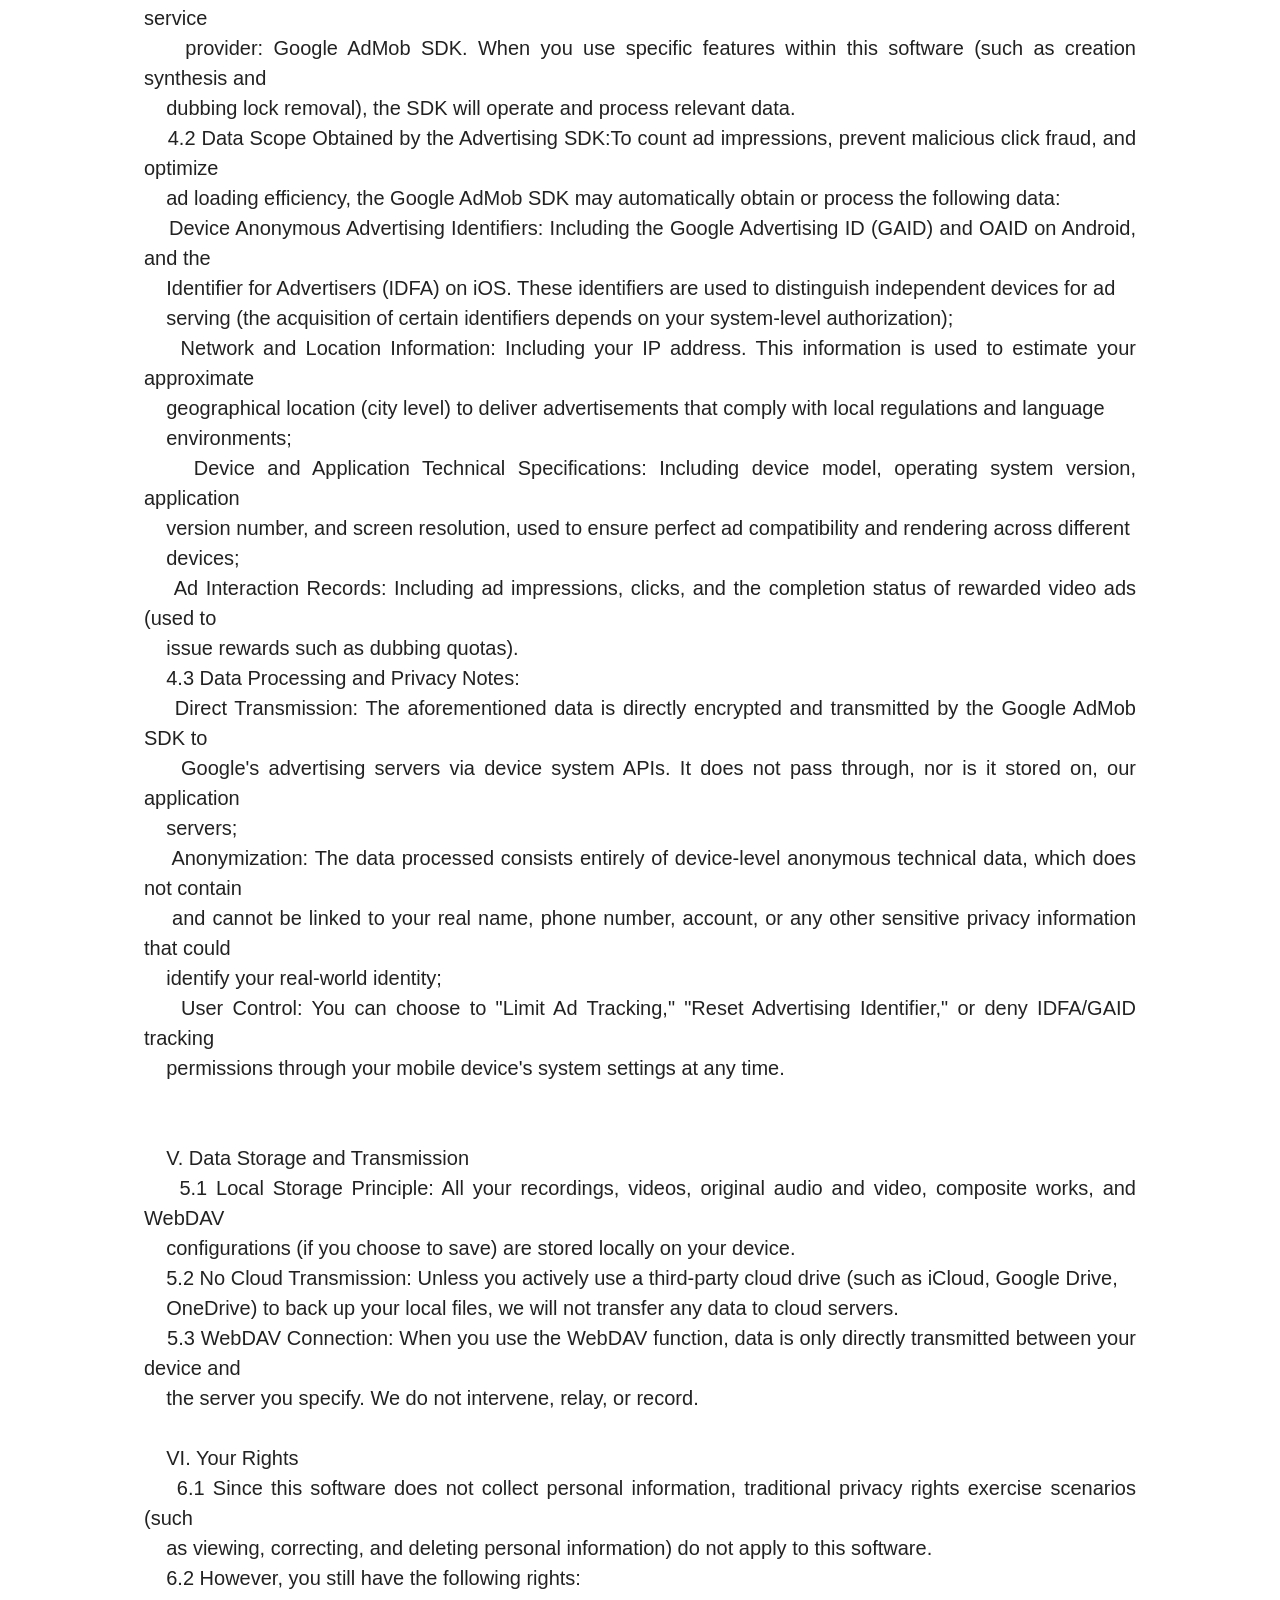
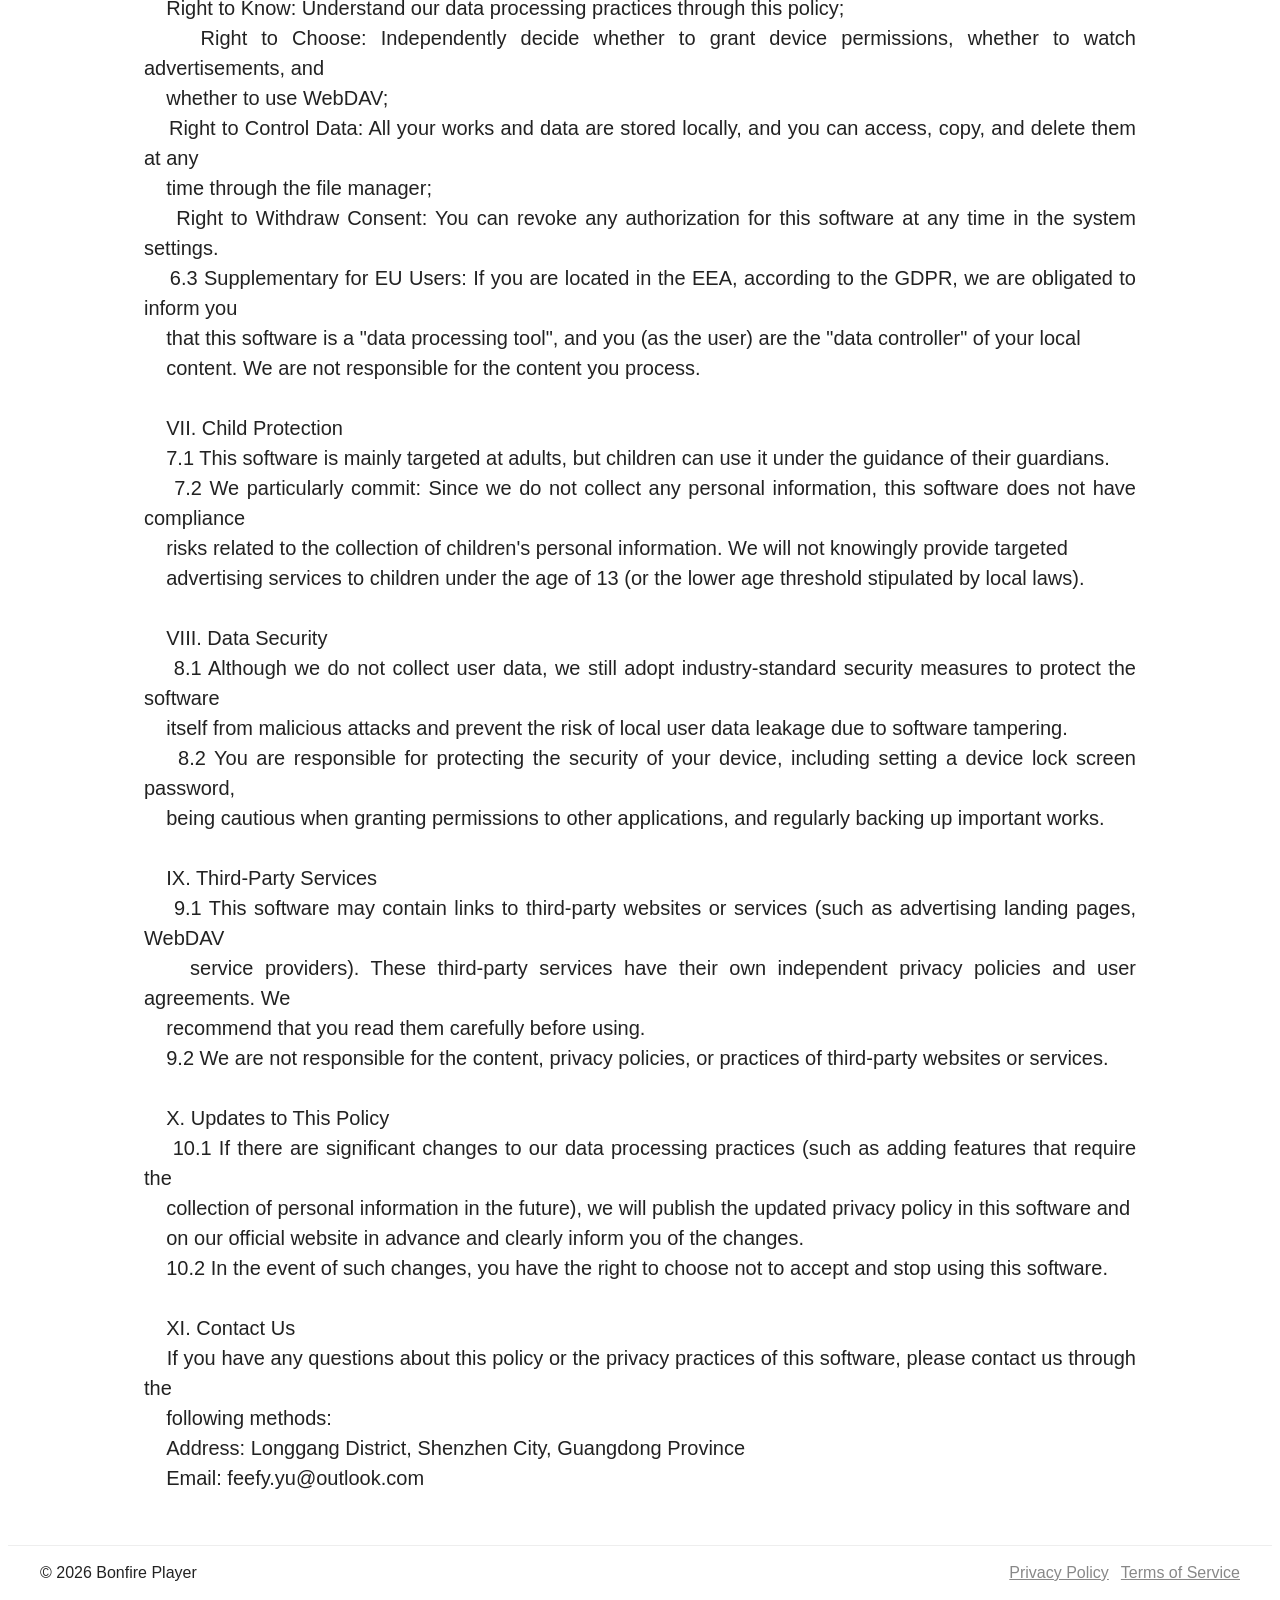
<file: privacy/index.html>
<!DOCTYPE html><html><head><meta charset="utf-8"><meta name="viewport" content="width=device-width, initial-scale=1"><style>:root{--container-max:1200px;--container-padding:24px}.site{font-family:Arial,Microsoft Yahei,sans-serif;color:#222;display:flex;flex-direction:column;min-height:100vh}.container{max-width:var(--container-max);margin:0 auto;padding:0 var(--container-padding);box-sizing:border-box}.site-header{border-bottom:1px solid #eee}.header-inner{justify-content:space-between;padding:18px 0}.header-inner,.logo{display:flex;align-items:center}.logo{gap:10px}.logo img{height:36px}.nav{display:flex;gap:12px}.nav a{color:#333;text-decoration:none;padding:6px 8px;border-radius:4px}.nav a:hover{background:#00000008}.lang{font-size:14px;color:#666}main{flex:1}main>*{max-width:var(--container-max);margin:0 auto;padding:0 var(--container-padding);box-sizing:border-box}.hero{padding:60px 0;text-align:center;background:linear-gradient(180deg,#fff,#fbfbff)}.hero h1{font-size:36px;margin:0 0 10px}.hero p{color:#666;margin-bottom:20px}.cta .btn{margin:0 8px;padding:10px 18px;border-radius:6px;text-decoration:none}.btn.primary{background:#ff6a00;color:#fff}.btn.ghost{background:transparent;border:1px solid #ddd;color:#333}.page{padding:40px 80px}.cards{display:flex;flex-wrap:wrap;gap:16px}.card{flex:1 1 200px;border:1px solid #eee;padding:18px;border-radius:8px}.faq,.features,.support{padding-top:24px;border-top:1px solid #f5f5f5}.site-footer{margin-top:auto;border-top:1px solid #eee}.footer-inner{display:flex;justify-content:space-between;align-items:center;padding:18px 0}.links a{margin-left:12px;color:#888}@media(max-width:900px){:root{--container-padding:16px}.header-inner{padding:12px 0}}@media(max-width:700px){.cards{flex-direction:column}}@media(max-width:600px){:root{--container-max:100%;--container-padding:12px}.container{padding:0 var(--container-padding)}.header-inner{flex-direction:column;align-items:flex-start;gap:10px}.logo img{height:30px}.nav{display:flex;flex-wrap:wrap;gap:8px}.nav a{display:inline-block;padding:8px 10px}.hero{padding:40px 0}.hero h1{font-size:28px}.page{padding:20px}.footer-inner{flex-direction:column;align-items:flex-start;gap:8px}.card{flex:1 1 100%}img,video{max-width:100%;height:auto}main>*{padding:0 var(--container-padding)}}</style><style>.page-header[data-v-b666a238]{padding:20px 0}section[data-v-b666a238]{padding:12px 0}</style><link rel="preload" as="fetch" crossorigin="anonymous" href="/privacy/_payload.json?8d1fd05f-9706-41c8-87a1-f08332f0b930"><link rel="modulepreload" as="script" crossorigin href="/_nuxt/DxCFzqXx.js"><link rel="modulepreload" as="script" crossorigin href="/_nuxt/DMj2qMWf.js"><link rel="modulepreload" as="script" crossorigin href="/_nuxt/DlAUqK2U.js"><script type="module" src="/_nuxt/DxCFzqXx.js" crossorigin></script></head><body><div id="__nuxt"><div class="site"><header class="site-header"><div class="container header-inner"><div class="logo"><img src="/logo.svg" alt="Bonfire Player"><span>篝火播放器</span></div><nav class="nav"><a href="/" class="">首页</a><a href="/downloads" class="">下载</a><a href="/features" class="">功能介绍</a><a href="/support" class="">帮助与支持</a><a href="/about" class="">关于我们</a></nav><select class="lang-select"><option value="en">EN</option><option value="zh" selected>中文</option></select></div></header><main><div class="container"><div class="page privacy" data-v-b666a238><header class="page-header" data-v-b666a238><h1 data-v-b666a238>隐私政策</h1></header><section data-v-b666a238><div style="text-align:justify;font-size:20px;line-height:1.5em;" data-v-b666a238></div></section></div></div></main><footer class="site-footer"><div class="container footer-inner"><div>© 2026 篝火播放器</div><div class="links"><a aria-current="page" href="/privacy" class="router-link-active router-link-exact-active">隐私政策</a><a href="/terms" class="">用户协议</a></div></div></footer></div></div><div id="teleports"></div><script>window.__NUXT__={};window.__NUXT__.config={public:{},app:{baseURL:"/",buildId:"8d1fd05f-9706-41c8-87a1-f08332f0b930",buildAssetsDir:"/_nuxt/",cdnURL:""}}</script><script type="application/json" data-nuxt-data="nuxt-app" data-ssr="true" id="__NUXT_DATA__" data-src="/privacy/_payload.json?8d1fd05f-9706-41c8-87a1-f08332f0b930">[{"state":1,"once":3,"_errors":4,"serverRendered":6,"path":7,"prerenderedAt":8},["Reactive",2],{},["Set"],["ShallowReactive",5],{},true,"\u002Fprivacy",1784674411126]</script></body></html>
</file>
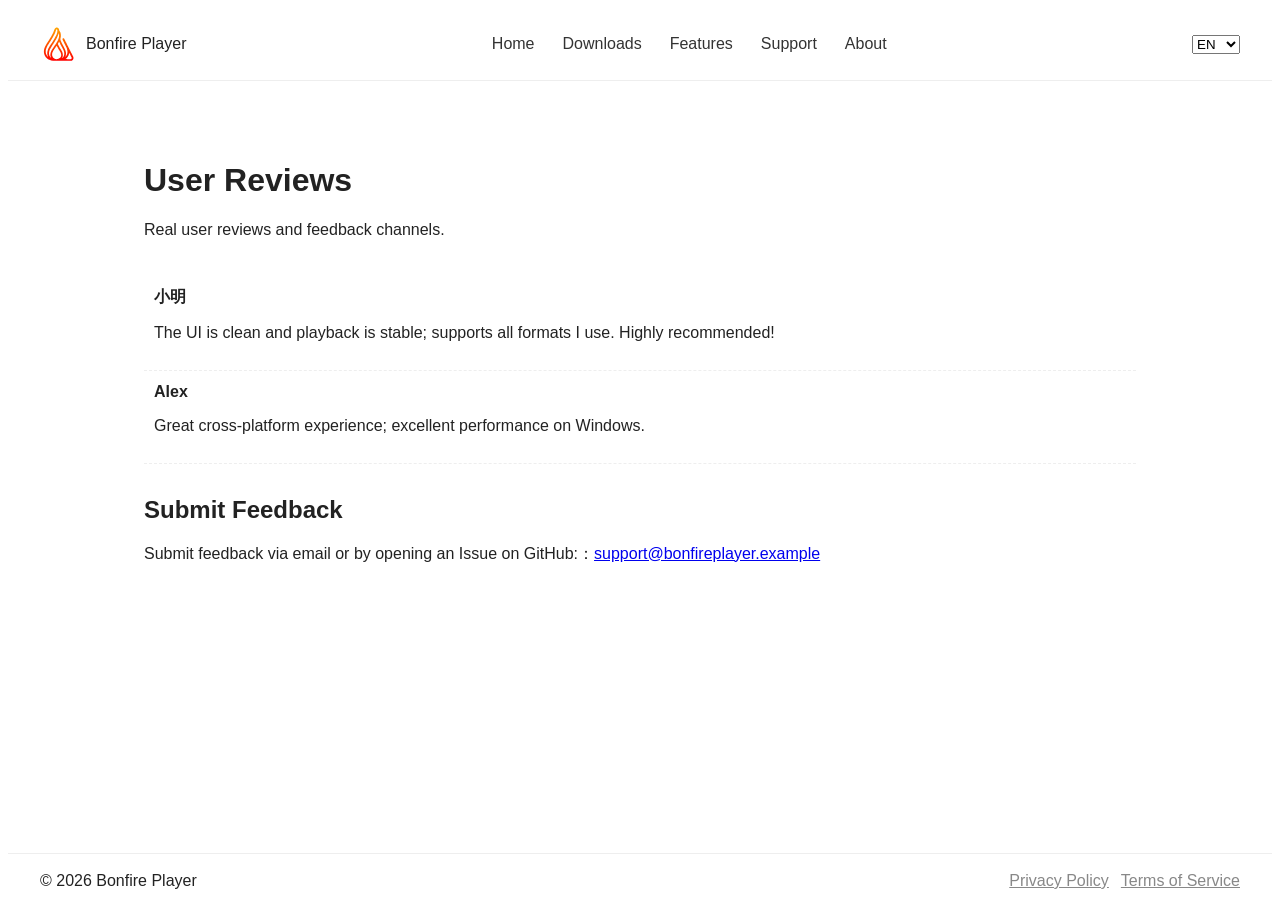
<file: reviews/index.html>
<!DOCTYPE html><html><head><meta charset="utf-8"><meta name="viewport" content="width=device-width, initial-scale=1"><style>:root{--container-max:1200px;--container-padding:24px}.site{font-family:Arial,Microsoft Yahei,sans-serif;color:#222;display:flex;flex-direction:column;min-height:100vh}.container{max-width:var(--container-max);margin:0 auto;padding:0 var(--container-padding);box-sizing:border-box}.site-header{border-bottom:1px solid #eee}.header-inner{justify-content:space-between;padding:18px 0}.header-inner,.logo{display:flex;align-items:center}.logo{gap:10px}.logo img{height:36px}.nav{display:flex;gap:12px}.nav a{color:#333;text-decoration:none;padding:6px 8px;border-radius:4px}.nav a:hover{background:#00000008}.lang{font-size:14px;color:#666}main{flex:1}main>*{max-width:var(--container-max);margin:0 auto;padding:0 var(--container-padding);box-sizing:border-box}.hero{padding:60px 0;text-align:center;background:linear-gradient(180deg,#fff,#fbfbff)}.hero h1{font-size:36px;margin:0 0 10px}.hero p{color:#666;margin-bottom:20px}.cta .btn{margin:0 8px;padding:10px 18px;border-radius:6px;text-decoration:none}.btn.primary{background:#ff6a00;color:#fff}.btn.ghost{background:transparent;border:1px solid #ddd;color:#333}.page{padding:40px 80px}.cards{display:flex;flex-wrap:wrap;gap:16px}.card{flex:1 1 200px;border:1px solid #eee;padding:18px;border-radius:8px}.faq,.features,.support{padding-top:24px;border-top:1px solid #f5f5f5}.site-footer{margin-top:auto;border-top:1px solid #eee}.footer-inner{display:flex;justify-content:space-between;align-items:center;padding:18px 0}.links a{margin-left:12px;color:#888}@media(max-width:900px){:root{--container-padding:16px}.header-inner{padding:12px 0}}@media(max-width:700px){.cards{flex-direction:column}}@media(max-width:600px){:root{--container-max:100%;--container-padding:12px}.container{padding:0 var(--container-padding)}.header-inner{flex-direction:column;align-items:flex-start;gap:10px}.logo img{height:30px}.nav{display:flex;flex-wrap:wrap;gap:8px}.nav a{display:inline-block;padding:8px 10px}.hero{padding:40px 0}.hero h1{font-size:28px}.page{padding:20px}.footer-inner{flex-direction:column;align-items:flex-start;gap:8px}.card{flex:1 1 100%}img,video{max-width:100%;height:auto}main>*{padding:0 var(--container-padding)}}</style><style>.page-header[data-v-ab3ade75]{padding:20px 0}.review[data-v-ab3ade75]{padding:12px 10px;border-bottom:1px dashed #eee}.feedback[data-v-ab3ade75]{padding:12px 0}</style><link rel="preload" as="fetch" crossorigin="anonymous" href="/reviews/_payload.json?8d1fd05f-9706-41c8-87a1-f08332f0b930"><link rel="modulepreload" as="script" crossorigin href="/_nuxt/DxCFzqXx.js"><link rel="modulepreload" as="script" crossorigin href="/_nuxt/CrfNJpD-.js"><link rel="modulepreload" as="script" crossorigin href="/_nuxt/DlAUqK2U.js"><script type="module" src="/_nuxt/DxCFzqXx.js" crossorigin></script></head><body><div id="__nuxt"><div class="site"><header class="site-header"><div class="container header-inner"><div class="logo"><img src="/logo.svg" alt="Bonfire Player"><span>篝火播放器</span></div><nav class="nav"><a href="/" class="">首页</a><a href="/downloads" class="">下载</a><a href="/features" class="">功能介绍</a><a href="/support" class="">帮助与支持</a><a href="/about" class="">关于我们</a></nav><select class="lang-select"><option value="en">EN</option><option value="zh" selected>中文</option></select></div></header><main><div class="container"><div class="page reviews" data-v-ab3ade75><header class="page-header" data-v-ab3ade75><h1 data-v-ab3ade75>用户评价</h1><p data-v-ab3ade75>来自用户的真实评价以及反馈渠道。</p></header><section class="reviews-list" data-v-ab3ade75><article class="review" data-v-ab3ade75><strong data-v-ab3ade75>小明</strong><p data-v-ab3ade75>界面简洁，播放稳定，支持我常用的所有格式，强烈推荐！</p></article><article class="review" data-v-ab3ade75><strong data-v-ab3ade75>Alex</strong><p data-v-ab3ade75>跨平台体验不错，Windows 下性能很优秀。</p></article></section><section class="feedback" data-v-ab3ade75><h2 data-v-ab3ade75>提交反馈</h2><p data-v-ab3ade75>通过邮件或在 GitHub 仓库提交 Issue：：<a href="mailto:{{ $t(&#39;reviews.contactEmail&#39;) }}" data-v-ab3ade75>support@bonfireplayer.example</a></p></section></div></div></main><footer class="site-footer"><div class="container footer-inner"><div>© 2026 篝火播放器</div><div class="links"><a href="/privacy" class="">隐私政策</a><a href="/terms" class="">用户协议</a></div></div></footer></div></div><div id="teleports"></div><script>window.__NUXT__={};window.__NUXT__.config={public:{},app:{baseURL:"/",buildId:"8d1fd05f-9706-41c8-87a1-f08332f0b930",buildAssetsDir:"/_nuxt/",cdnURL:""}}</script><script type="application/json" data-nuxt-data="nuxt-app" data-ssr="true" id="__NUXT_DATA__" data-src="/reviews/_payload.json?8d1fd05f-9706-41c8-87a1-f08332f0b930">[{"state":1,"once":3,"_errors":4,"serverRendered":6,"path":7,"prerenderedAt":8},["Reactive",2],{},["Set"],["ShallowReactive",5],{},true,"\u002Freviews",1784674411127]</script></body></html>
</file>
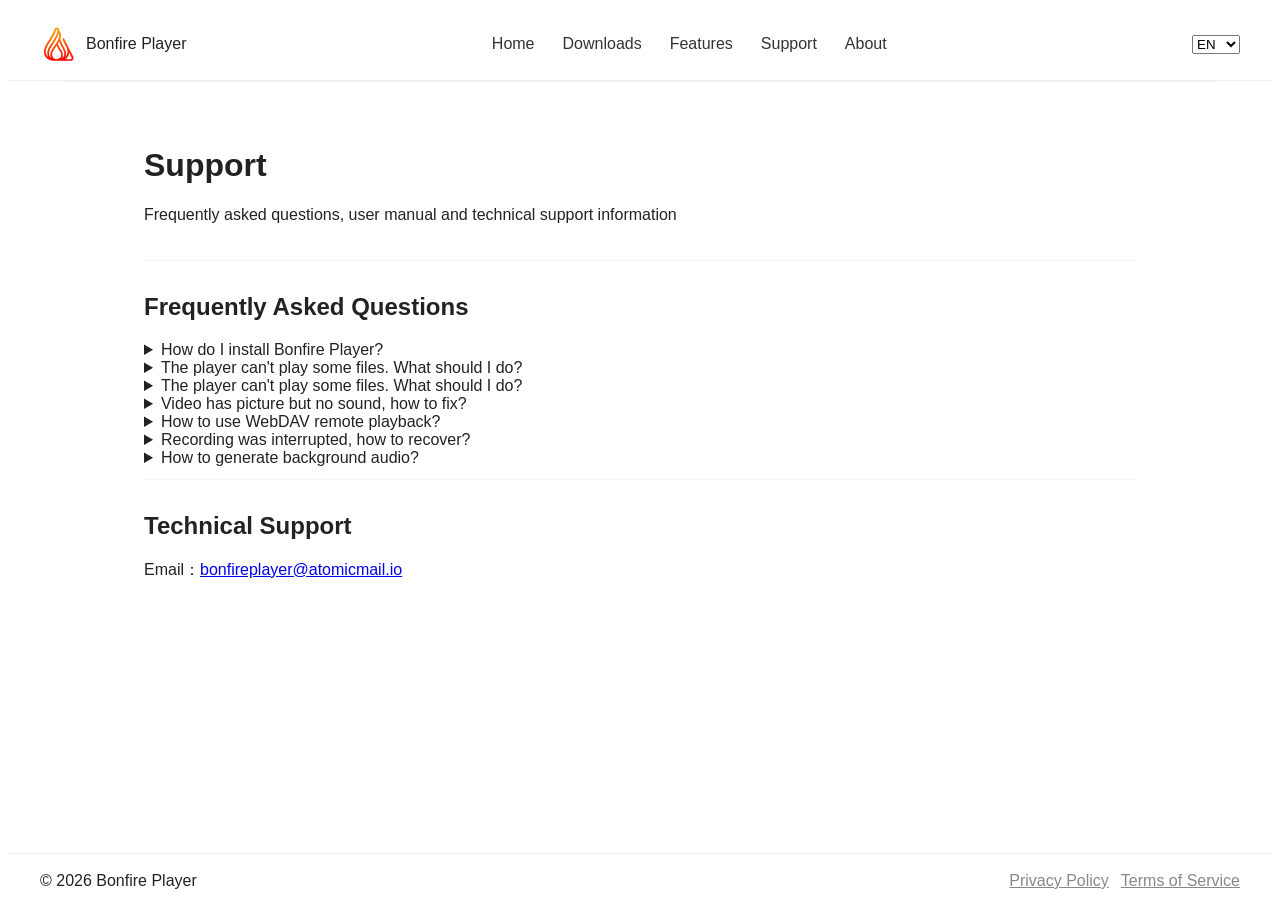
<file: support/index.html>
<!DOCTYPE html><html><head><meta charset="utf-8"><meta name="viewport" content="width=device-width, initial-scale=1"><style>:root{--container-max:1200px;--container-padding:24px}.site{font-family:Arial,Microsoft Yahei,sans-serif;color:#222;display:flex;flex-direction:column;min-height:100vh}.container{max-width:var(--container-max);margin:0 auto;padding:0 var(--container-padding);box-sizing:border-box}.site-header{border-bottom:1px solid #eee}.header-inner{justify-content:space-between;padding:18px 0}.header-inner,.logo{display:flex;align-items:center}.logo{gap:10px}.logo img{height:36px}.nav{display:flex;gap:12px}.nav a{color:#333;text-decoration:none;padding:6px 8px;border-radius:4px}.nav a:hover{background:#00000008}.lang{font-size:14px;color:#666}main{flex:1}main>*{max-width:var(--container-max);margin:0 auto;padding:0 var(--container-padding);box-sizing:border-box}.hero{padding:60px 0;text-align:center;background:linear-gradient(180deg,#fff,#fbfbff)}.hero h1{font-size:36px;margin:0 0 10px}.hero p{color:#666;margin-bottom:20px}.cta .btn{margin:0 8px;padding:10px 18px;border-radius:6px;text-decoration:none}.btn.primary{background:#ff6a00;color:#fff}.btn.ghost{background:transparent;border:1px solid #ddd;color:#333}.page{padding:40px 80px}.cards{display:flex;flex-wrap:wrap;gap:16px}.card{flex:1 1 200px;border:1px solid #eee;padding:18px;border-radius:8px}.faq,.features,.support{padding-top:24px;border-top:1px solid #f5f5f5}.site-footer{margin-top:auto;border-top:1px solid #eee}.footer-inner{display:flex;justify-content:space-between;align-items:center;padding:18px 0}.links a{margin-left:12px;color:#888}@media(max-width:900px){:root{--container-padding:16px}.header-inner{padding:12px 0}}@media(max-width:700px){.cards{flex-direction:column}}@media(max-width:600px){:root{--container-max:100%;--container-padding:12px}.container{padding:0 var(--container-padding)}.header-inner{flex-direction:column;align-items:flex-start;gap:10px}.logo img{height:30px}.nav{display:flex;flex-wrap:wrap;gap:8px}.nav a{display:inline-block;padding:8px 10px}.hero{padding:40px 0}.hero h1{font-size:28px}.page{padding:20px}.footer-inner{flex-direction:column;align-items:flex-start;gap:8px}.card{flex:1 1 100%}img,video{max-width:100%;height:auto}main>*{padding:0 var(--container-padding)}}</style><style>.page-header[data-v-b5ffe249]{padding:20px 0}section[data-v-b5ffe249]{padding:12px 0;border-top:1px solid #f5f5f5}</style><link rel="preload" as="fetch" crossorigin="anonymous" href="/support/_payload.json?8d1fd05f-9706-41c8-87a1-f08332f0b930"><link rel="modulepreload" as="script" crossorigin href="/_nuxt/DxCFzqXx.js"><link rel="modulepreload" as="script" crossorigin href="/_nuxt/vKyz45Db.js"><link rel="modulepreload" as="script" crossorigin href="/_nuxt/DlAUqK2U.js"><script type="module" src="/_nuxt/DxCFzqXx.js" crossorigin></script></head><body><div id="__nuxt"><div class="site"><header class="site-header"><div class="container header-inner"><div class="logo"><img src="/logo.svg" alt="Bonfire Player"><span>篝火播放器</span></div><nav class="nav"><a href="/" class="">首页</a><a href="/downloads" class="">下载</a><a href="/features" class="">功能介绍</a><a aria-current="page" href="/support" class="router-link-active router-link-exact-active">帮助与支持</a><a href="/about" class="">关于我们</a></nav><select class="lang-select"><option value="en">EN</option><option value="zh" selected>中文</option></select></div></header><main><div class="container"><div class="page support" data-v-b5ffe249><header class="page-header" data-v-b5ffe249><h1 data-v-b5ffe249>支持</h1><p data-v-b5ffe249>常见问题、用户手册与技术支持信息</p></header><section class="faq" data-v-b5ffe249><h2 data-v-b5ffe249>常见问题</h2><details data-v-b5ffe249><summary data-v-b5ffe249>如何安装篝火播放器？</summary><p data-v-b5ffe249>在下载页面选择对应平台的安装包并运行安装程序。</p></details><details data-v-b5ffe249><summary data-v-b5ffe249>播放器无法播放某些文件，该怎么办？</summary><p data-v-b5ffe249>请确认文件未损坏，或转换为 MP4/MP3 格式后重试。</p></details><details data-v-b5ffe249><summary data-v-b5ffe249>播放器无法播放某些文件，该怎么办？</summary><p data-v-b5ffe249>请确认文件未损坏，或转换为 MP4/MP3 格式后重试。</p></details><details data-v-b5ffe249><summary data-v-b5ffe249>视频有画面但没有声音，如何解决？</summary><p data-v-b5ffe249>请检查系统音量设置，或尝试安装缺失的音频解码器。</p></details><details data-v-b5ffe249><summary data-v-b5ffe249>如何使用 WebDAV 远程播放？</summary><p data-v-b5ffe249>在本地库中添加 WebDAV 账号，成功后即可浏览并播放远程文件。</p></details><details data-v-b5ffe249><summary data-v-b5ffe249>配音录制过程中断，如何恢复？</summary><p data-v-b5ffe249>请检查麦克风权限，关闭后台应用，释放内存,重新启动录制。</p></details><details data-v-b5ffe249><summary data-v-b5ffe249>如何生成背景音？</summary><p data-v-b5ffe249>背景音生成需要一定的时间，请耐心等待，生成的进入播放页，可以切换到背景音播放，点击生成按钮，会提示背景音已生成。</p></details></section><section class="contact" data-v-b5ffe249><h2 data-v-b5ffe249>技术支持</h2><p data-v-b5ffe249>邮件：<a href="mailto:{{ $t(&#39;supportPage.contactEmail&#39;) }}" data-v-b5ffe249>bonfireplayer@atomicmail.io</a></p></section></div></div></main><footer class="site-footer"><div class="container footer-inner"><div>© 2026 篝火播放器</div><div class="links"><a href="/privacy" class="">隐私政策</a><a href="/terms" class="">用户协议</a></div></div></footer></div></div><div id="teleports"></div><script>window.__NUXT__={};window.__NUXT__.config={public:{},app:{baseURL:"/",buildId:"8d1fd05f-9706-41c8-87a1-f08332f0b930",buildAssetsDir:"/_nuxt/",cdnURL:""}}</script><script type="application/json" data-nuxt-data="nuxt-app" data-ssr="true" id="__NUXT_DATA__" data-src="/support/_payload.json?8d1fd05f-9706-41c8-87a1-f08332f0b930">[{"state":1,"once":3,"_errors":4,"serverRendered":6,"path":7,"prerenderedAt":8},["Reactive",2],{},["Set"],["ShallowReactive",5],{},true,"\u002Fsupport",1784674411125]</script></body></html>
</file>
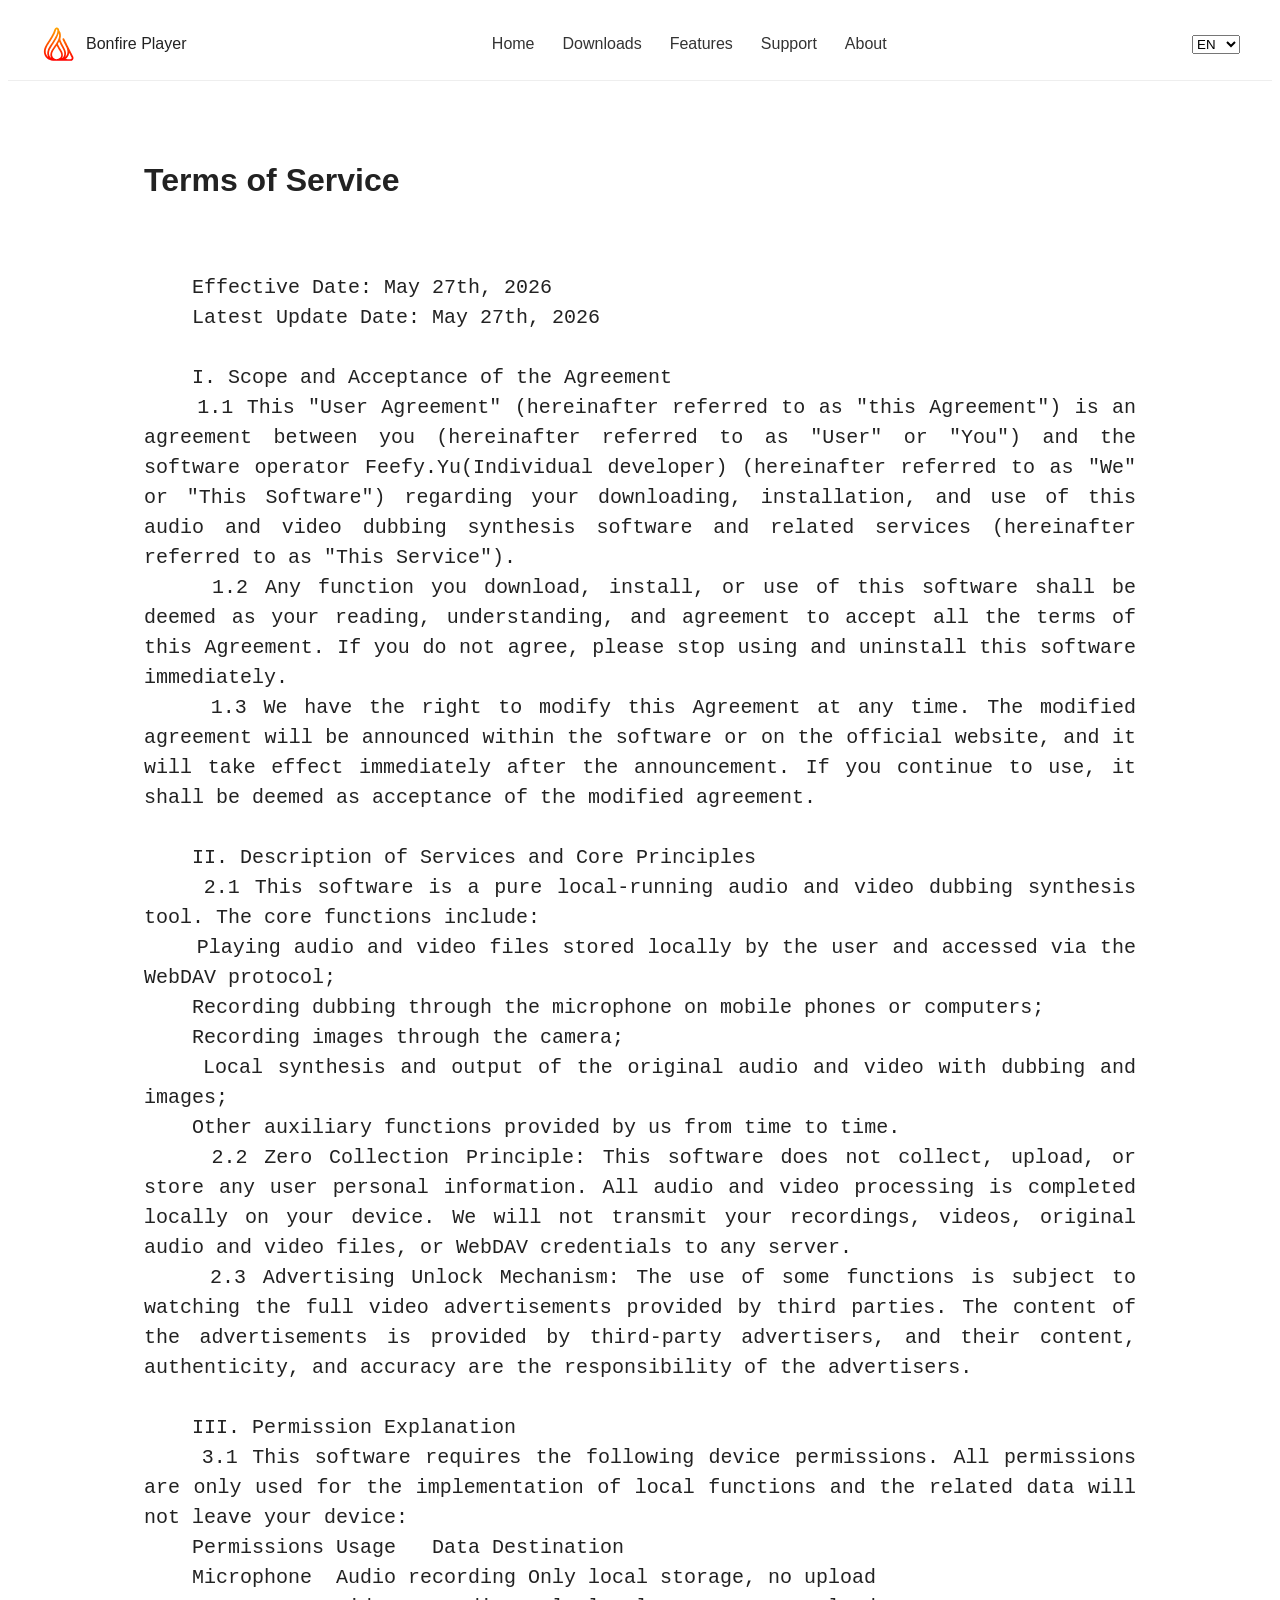
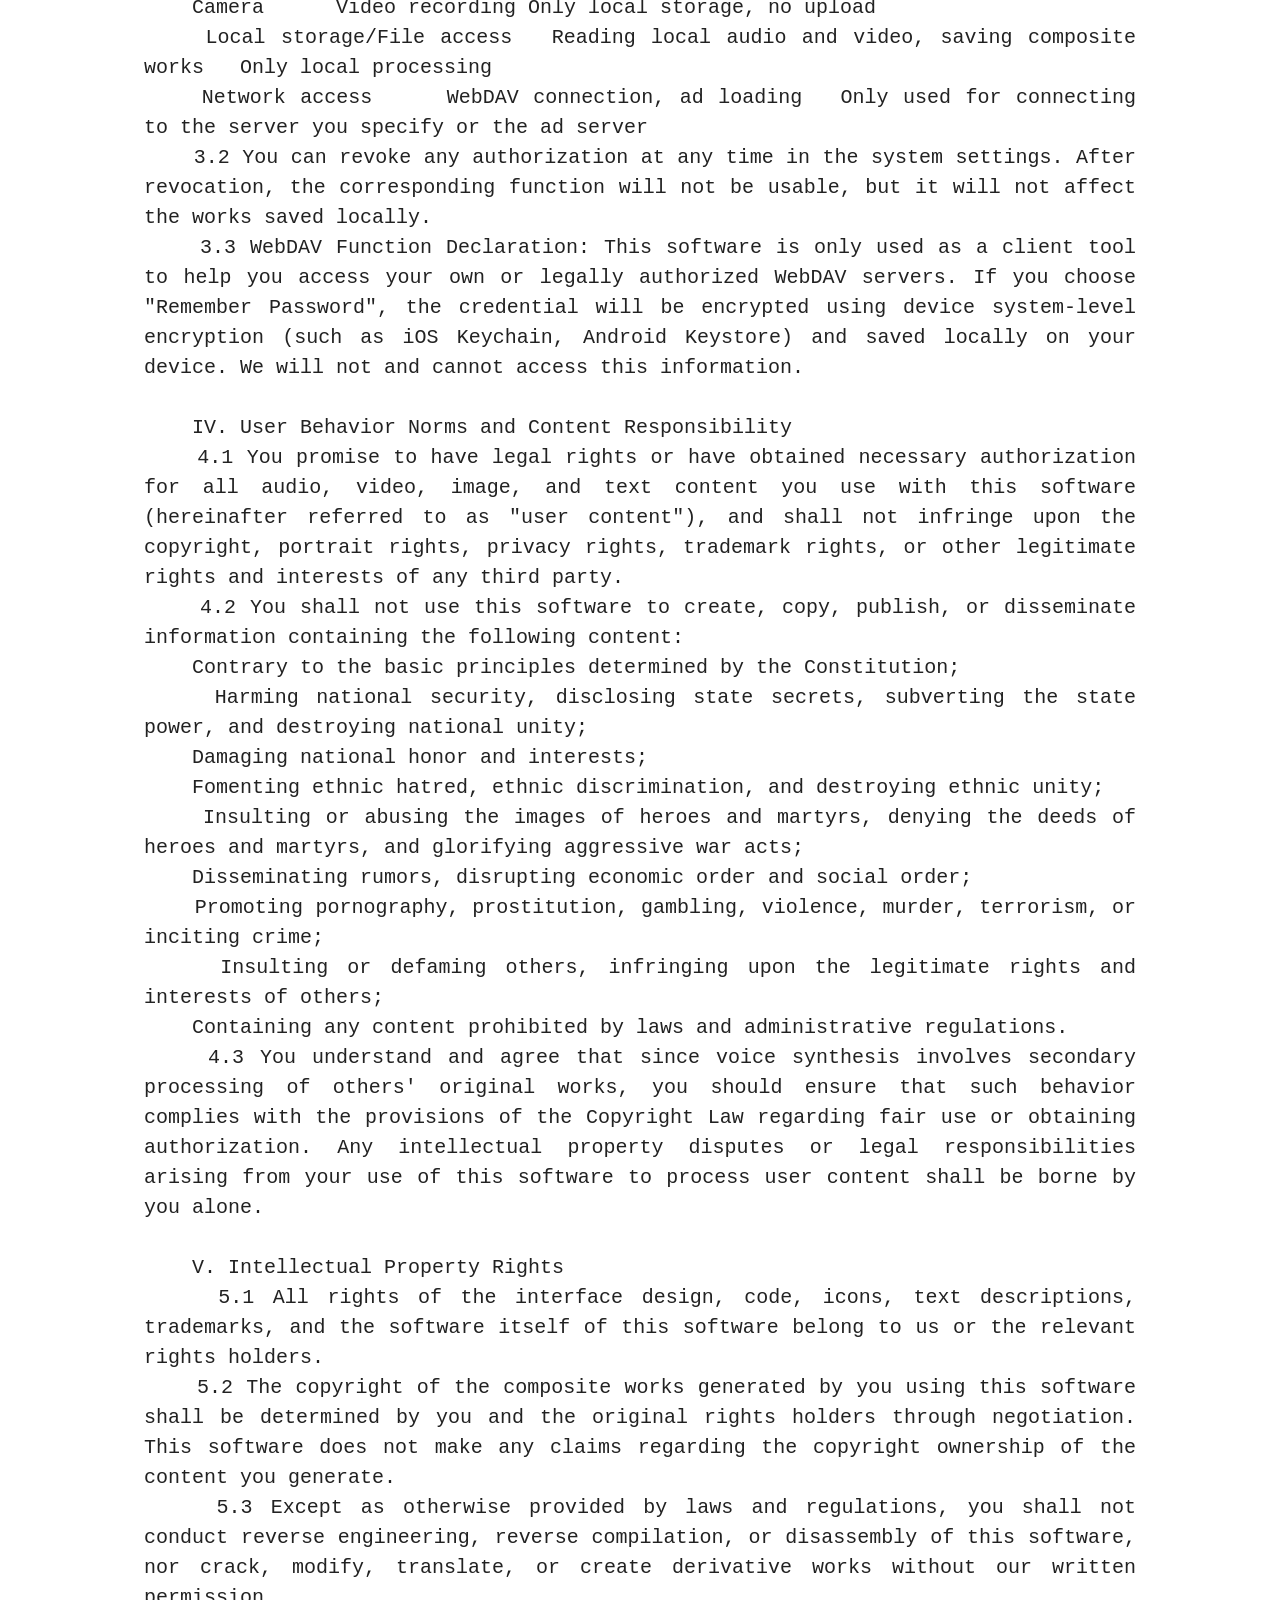
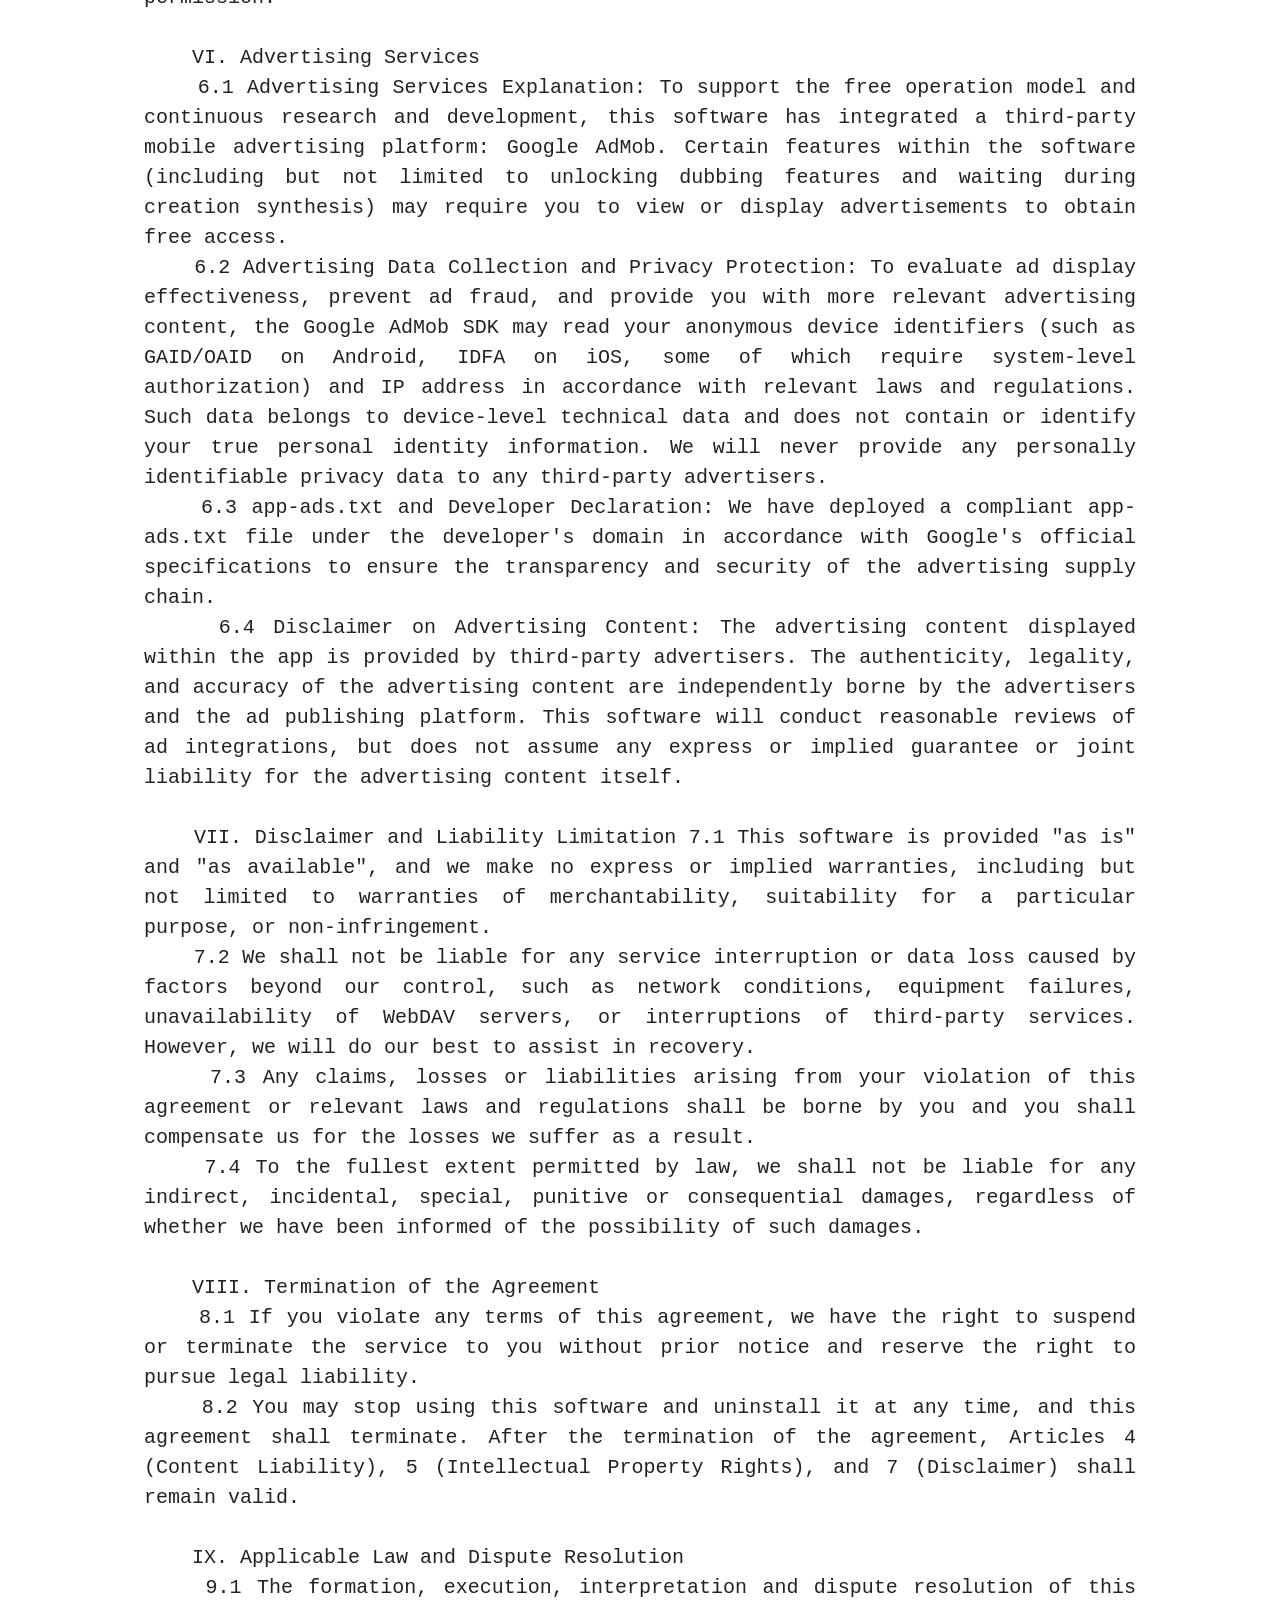
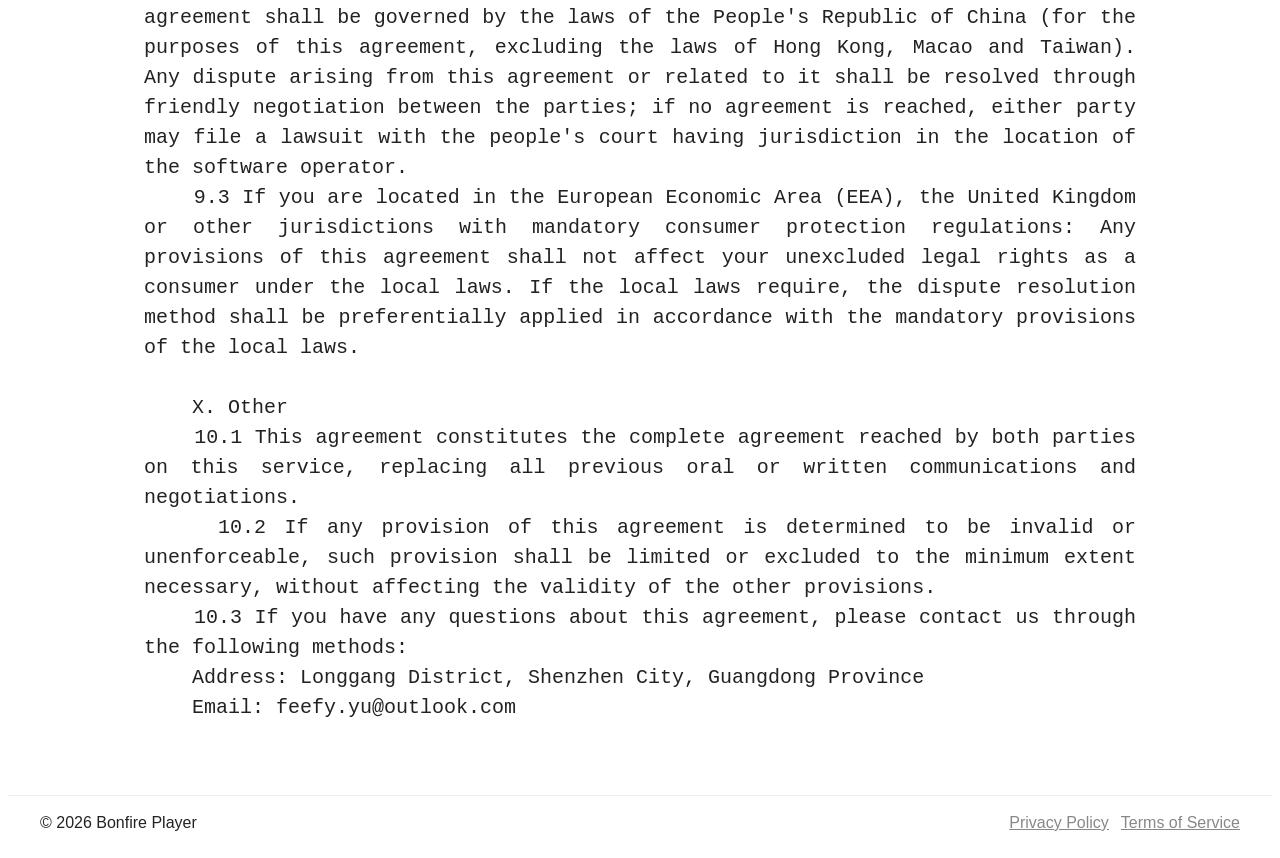
<file: terms/index.html>
<!DOCTYPE html><html><head><meta charset="utf-8"><meta name="viewport" content="width=device-width, initial-scale=1"><style>:root{--container-max:1200px;--container-padding:24px}.site{font-family:Arial,Microsoft Yahei,sans-serif;color:#222;display:flex;flex-direction:column;min-height:100vh}.container{max-width:var(--container-max);margin:0 auto;padding:0 var(--container-padding);box-sizing:border-box}.site-header{border-bottom:1px solid #eee}.header-inner{justify-content:space-between;padding:18px 0}.header-inner,.logo{display:flex;align-items:center}.logo{gap:10px}.logo img{height:36px}.nav{display:flex;gap:12px}.nav a{color:#333;text-decoration:none;padding:6px 8px;border-radius:4px}.nav a:hover{background:#00000008}.lang{font-size:14px;color:#666}main{flex:1}main>*{max-width:var(--container-max);margin:0 auto;padding:0 var(--container-padding);box-sizing:border-box}.hero{padding:60px 0;text-align:center;background:linear-gradient(180deg,#fff,#fbfbff)}.hero h1{font-size:36px;margin:0 0 10px}.hero p{color:#666;margin-bottom:20px}.cta .btn{margin:0 8px;padding:10px 18px;border-radius:6px;text-decoration:none}.btn.primary{background:#ff6a00;color:#fff}.btn.ghost{background:transparent;border:1px solid #ddd;color:#333}.page{padding:40px 80px}.cards{display:flex;flex-wrap:wrap;gap:16px}.card{flex:1 1 200px;border:1px solid #eee;padding:18px;border-radius:8px}.faq,.features,.support{padding-top:24px;border-top:1px solid #f5f5f5}.site-footer{margin-top:auto;border-top:1px solid #eee}.footer-inner{display:flex;justify-content:space-between;align-items:center;padding:18px 0}.links a{margin-left:12px;color:#888}@media(max-width:900px){:root{--container-padding:16px}.header-inner{padding:12px 0}}@media(max-width:700px){.cards{flex-direction:column}}@media(max-width:600px){:root{--container-max:100%;--container-padding:12px}.container{padding:0 var(--container-padding)}.header-inner{flex-direction:column;align-items:flex-start;gap:10px}.logo img{height:30px}.nav{display:flex;flex-wrap:wrap;gap:8px}.nav a{display:inline-block;padding:8px 10px}.hero{padding:40px 0}.hero h1{font-size:28px}.page{padding:20px}.footer-inner{flex-direction:column;align-items:flex-start;gap:8px}.card{flex:1 1 100%}img,video{max-width:100%;height:auto}main>*{padding:0 var(--container-padding)}}</style><style>.page-header[data-v-ceb7216a]{padding:20px 0}section[data-v-ceb7216a]{padding:12px 0}</style><link rel="preload" as="fetch" crossorigin="anonymous" href="/terms/_payload.json?8d1fd05f-9706-41c8-87a1-f08332f0b930"><link rel="modulepreload" as="script" crossorigin href="/_nuxt/DxCFzqXx.js"><link rel="modulepreload" as="script" crossorigin href="/_nuxt/DFMV8E0o.js"><link rel="modulepreload" as="script" crossorigin href="/_nuxt/DlAUqK2U.js"><script type="module" src="/_nuxt/DxCFzqXx.js" crossorigin></script></head><body><div id="__nuxt"><div class="site"><header class="site-header"><div class="container header-inner"><div class="logo"><img src="/logo.svg" alt="Bonfire Player"><span>篝火播放器</span></div><nav class="nav"><a href="/" class="">首页</a><a href="/downloads" class="">下载</a><a href="/features" class="">功能介绍</a><a href="/support" class="">帮助与支持</a><a href="/about" class="">关于我们</a></nav><select class="lang-select"><option value="en">EN</option><option value="zh" selected>中文</option></select></div></header><main><div class="container"><div class="page terms" data-v-ceb7216a><header class="page-header" data-v-ceb7216a><h1 data-v-ceb7216a>用户协议</h1></header><section data-v-ceb7216a><div style="text-align:justify;font-size:20px;line-height:1.5em;" data-v-ceb7216a></div></section></div></div></main><footer class="site-footer"><div class="container footer-inner"><div>© 2026 篝火播放器</div><div class="links"><a href="/privacy" class="">隐私政策</a><a aria-current="page" href="/terms" class="router-link-active router-link-exact-active">用户协议</a></div></div></footer></div></div><div id="teleports"></div><script>window.__NUXT__={};window.__NUXT__.config={public:{},app:{baseURL:"/",buildId:"8d1fd05f-9706-41c8-87a1-f08332f0b930",buildAssetsDir:"/_nuxt/",cdnURL:""}}</script><script type="application/json" data-nuxt-data="nuxt-app" data-ssr="true" id="__NUXT_DATA__" data-src="/terms/_payload.json?8d1fd05f-9706-41c8-87a1-f08332f0b930">[{"state":1,"once":3,"_errors":4,"serverRendered":6,"path":7,"prerenderedAt":8},["Reactive",2],{},["Set"],["ShallowReactive",5],{},true,"\u002Fterms",1784674411126]</script></body></html>
</file>
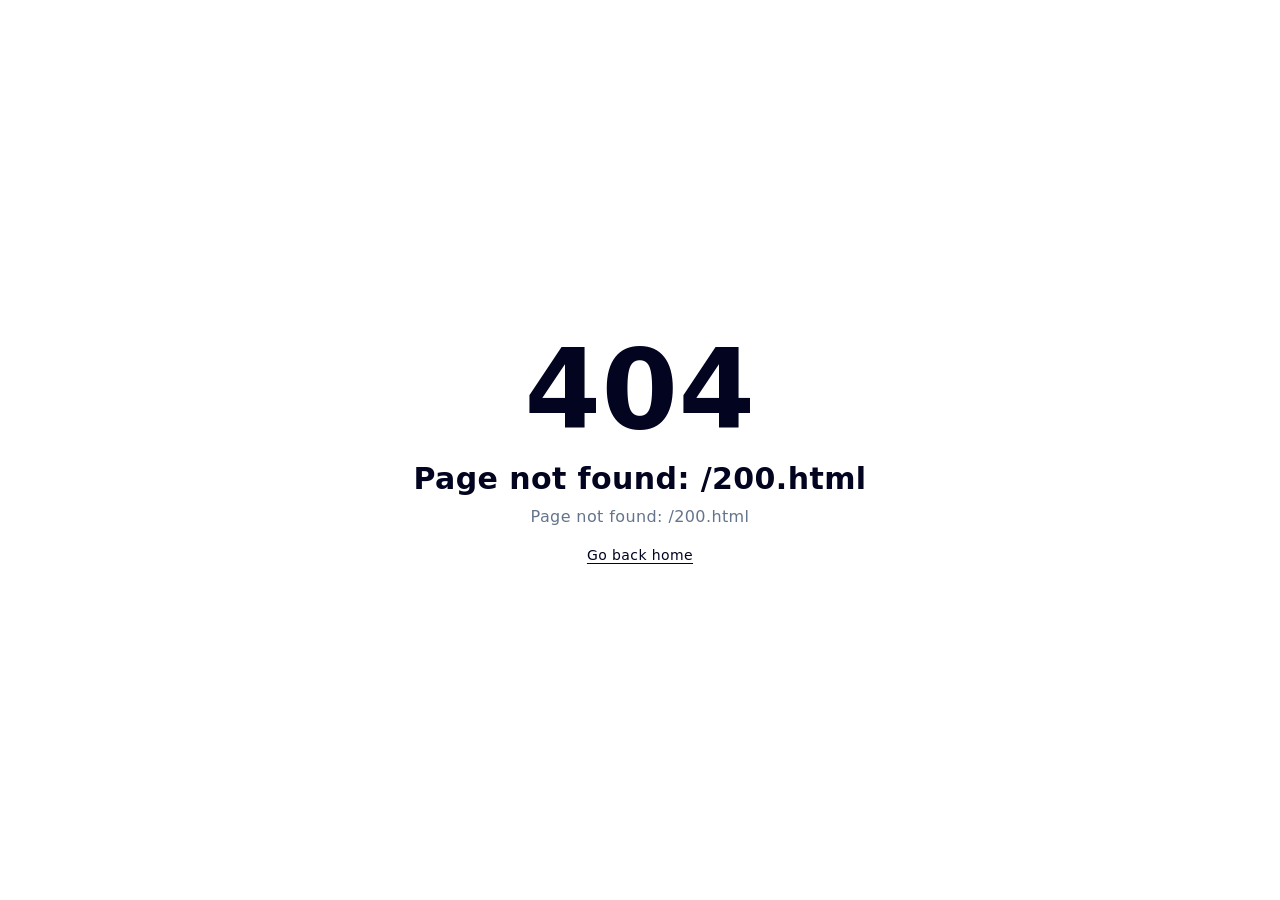
<file: 200.html>
<!DOCTYPE html><html><head><meta charset="utf-8"><meta name="viewport" content="width=device-width, initial-scale=1"><link rel="modulepreload" as="script" crossorigin href="/_nuxt/DxCFzqXx.js"><script type="module" src="/_nuxt/DxCFzqXx.js" crossorigin></script></head><body><div id="__nuxt"></div><div id="teleports"></div><script>window.__NUXT__={};window.__NUXT__.config={public:{},app:{baseURL:"/",buildId:"8d1fd05f-9706-41c8-87a1-f08332f0b930",buildAssetsDir:"/_nuxt/",cdnURL:""}}</script><script type="application/json" data-nuxt-data="nuxt-app" data-ssr="false" id="__NUXT_DATA__">[{"prerenderedAt":1,"serverRendered":2},1784674411060,false]</script></body></html>
</file>
